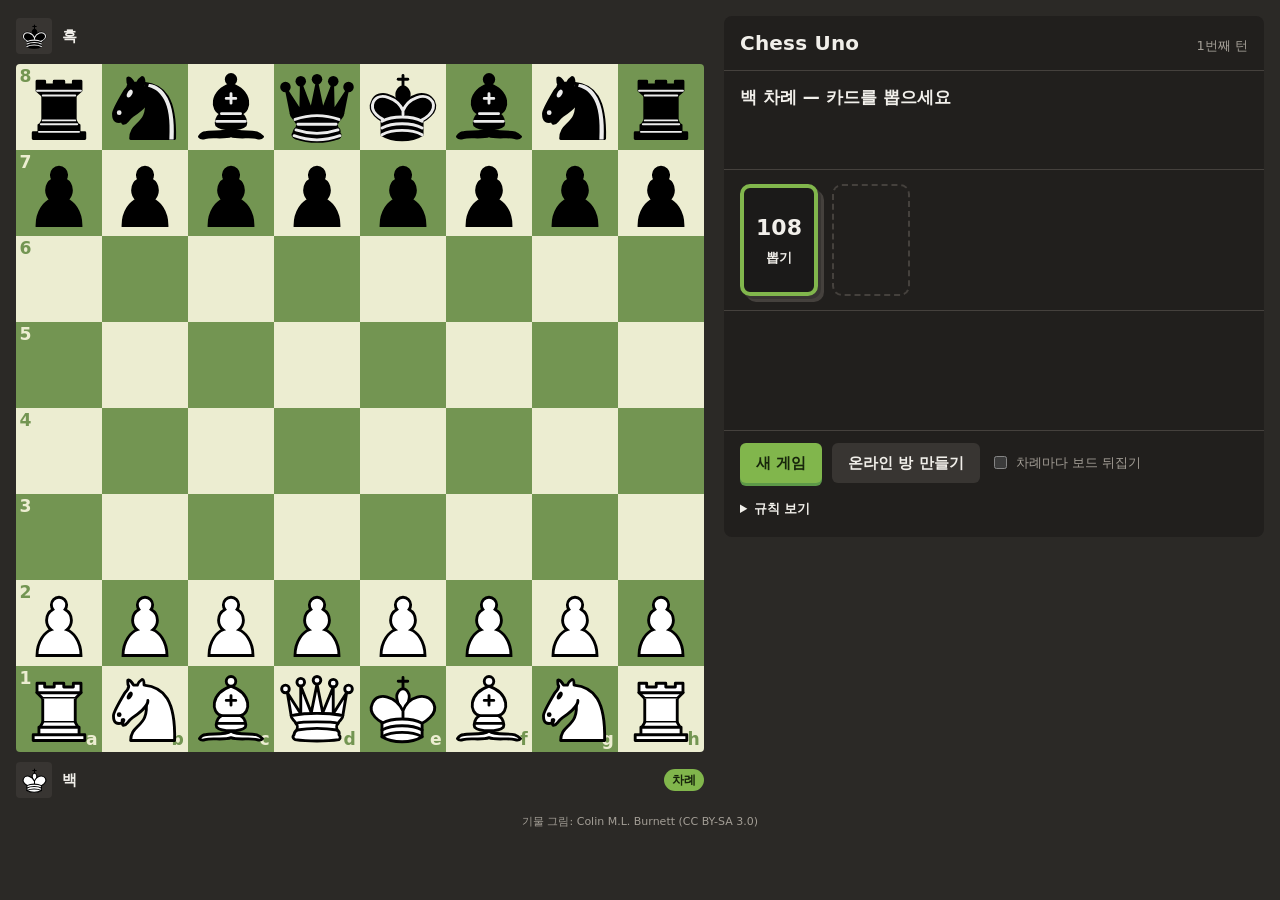
<file: web/chess-uno/index.html>
<!doctype html>
<html lang="ko">
<head>
<meta charset="utf-8">
<meta name="viewport" content="width=device-width, initial-scale=1, viewport-fit=cover">
</head>
<body style="margin:0">
<title>Chess Uno</title>
<meta name="claude:viewport-fit-sides" content="cover">
<style>
/* 레이아웃: 왼쪽에 보드(위아래 플레이어 바), 오른쪽에 카드·상태·기록 패널. 좁은 화면에서는 세로로 쌓임. 다크 단일 테마. */
:root {
  color-scheme: dark;
  --bg: #2b2926;
  --panel: #211f1d;
  --panel-2: #383532;
  --line: #45413d;
  --fg: #f1efea;
  --muted: #a39e96;
  --light-sq: #ecedd1;
  --dark-sq: #739552;
  --accent: #81b64c;
  --accent-deep: #5d9948;
  --hl: rgba(255, 235, 59, 0.5);
  --danger: #e0503c;
  --c-red: #d8443a; --c-yellow: #e9b72c; --c-green: #4f9d3f; --c-blue: #3478c9; --c-wild: #1b1a19;
  --sq: min(11.4vw, calc((100vh - 190px) / 8), 86px);
  --font: "Segoe UI", system-ui, -apple-system, "Apple SD Gothic Neo", "Malgun Gothic", "Noto Sans KR", sans-serif;
}
* { box-sizing: border-box; }
[hidden] { display: none !important; }
html, body { min-height: 100%; }
body {
  background: var(--bg); color: var(--fg); font-family: var(--font); font-size: 15px; line-height: 1.5;
  padding-block: 16px;
  padding-left: max(16px, env(safe-area-inset-left, 0px));
  padding-right: max(16px, env(safe-area-inset-right, 0px));
}
button { font: inherit; color: inherit; cursor: pointer; border: 0; }
button:focus-visible, .sq:focus-visible { outline: 3px solid #fff; outline-offset: 2px; }
.app { display: flex; flex-wrap: wrap; gap: 20px; justify-content: center; align-items: flex-start; }
.board-col { display: flex; flex-direction: column; gap: 8px; width: calc(var(--sq) * 8); max-width: 100%; }

.player { display: flex; align-items: center; gap: 10px; min-height: 40px; }
.avatar { width: 36px; height: 36px; border-radius: 4px; background-color: var(--panel-2); background-size: 86%; background-position: center; background-repeat: no-repeat; flex: none; }
.player .who { font-weight: 700; }
.player .taken { display: flex; flex-wrap: wrap; min-width: 0; flex: 1; }
.player .taken i { width: 20px; height: 20px; margin-right: -7px; background-size: contain; background-repeat: no-repeat; }
.badge { font-size: 12px; font-weight: 700; padding: 2px 8px; border-radius: 999px; white-space: nowrap; }
.badge.turn { background: var(--accent); color: #17250b; }
.badge.pen { background: var(--danger); color: #fff; }

.board-wrap { position: relative; }
.board { display: grid; grid-template-columns: repeat(8, 1fr); width: 100%; aspect-ratio: 1; border-radius: 4px; overflow: hidden; user-select: none; -webkit-user-select: none; }
.sq { position: relative; padding: 0; background: var(--light-sq); border-radius: 0; }
.sq.dk { background: var(--dark-sq); }
.sq.hi::before, .sq.sel::before { content: ""; position: absolute; inset: 0; background: var(--hl); }
.sq.chk::before { content: ""; position: absolute; inset: 0; background: radial-gradient(circle, rgba(224, 60, 40, .95) 0%, rgba(224, 60, 40, .6) 45%, transparent 72%); }
.sq .pc { position: absolute; inset: 0; background-size: 100%; background-repeat: no-repeat; }
.sq.can::after { content: ""; position: absolute; left: 34%; top: 34%; width: 32%; height: 32%; border-radius: 50%; background: rgba(0, 0, 0, .2); }
.sq.can.cap::after { left: 0; top: 0; width: 100%; height: 100%; background: none; border: calc(var(--sq) * .09) solid rgba(0, 0, 0, .2); }
.sq .co { position: absolute; font-size: calc(var(--sq) * .2); font-weight: 700; line-height: 1; color: var(--dark-sq); pointer-events: none; }
.sq.dk .co { color: var(--light-sq); }
.sq .co.rk { left: 4%; top: 5%; }
.sq .co.fl { right: 5%; bottom: 4%; }
.sq.mine { cursor: pointer; }

.overlay { position: absolute; inset: 0; display: flex; align-items: center; justify-content: center; background: rgba(0, 0, 0, .55); border-radius: 4px; z-index: 5; }
.dialog { background: var(--panel); border-radius: 10px; padding: 20px 24px; text-align: center; max-width: 86%; box-shadow: 0 10px 40px rgba(0, 0, 0, .5); }
.dialog h2 { margin: 0 0 4px; font-size: 24px; }
.dialog p { margin: 0 0 16px; color: var(--muted); }
.promo { display: flex; gap: 8px; justify-content: center; }
.promo button { width: calc(var(--sq) * 1.05); height: calc(var(--sq) * 1.05); background-color: var(--panel-2); border-radius: 8px; background-size: 90%; background-position: center; background-repeat: no-repeat; }
.promo button:hover { background-color: var(--line); }

.side { width: 340px; max-width: 100%; flex: 1 1 300px; background: var(--panel); border-radius: 8px; display: flex; flex-direction: column; overflow: hidden; }
.side header { padding: 12px 16px; display: flex; align-items: baseline; justify-content: space-between; gap: 8px; border-bottom: 1px solid var(--line); }
.side h1 { margin: 0; font-size: 20px; letter-spacing: .2px; }
.side header span { color: var(--muted); font-size: 13px; }
.sec { padding: 14px 16px; border-bottom: 1px solid var(--line); }
.status { font-size: 17px; font-weight: 700; }
.status small { display: block; font-size: 13px; font-weight: 400; color: var(--muted); min-height: 20px; }
.pips { display: flex; gap: 6px; margin-top: 10px; min-height: 14px; flex-wrap: wrap; }
.pips i { width: 22px; height: 10px; border-radius: 3px; background: var(--accent); }
.pips i.used { background: var(--line); }

.table { display: flex; gap: 14px; align-items: center; }
.card { width: 78px; height: 112px; border-radius: 10px; border: 4px solid #fff; display: flex; align-items: center; justify-content: center; font-size: 40px; font-weight: 800; color: #fff; text-shadow: 0 2px 0 rgba(0, 0, 0, .35); flex: none; position: relative; }
.card.red { background: var(--c-red); } .card.yellow { background: var(--c-yellow); } .card.green { background: var(--c-green); } .card.blue { background: var(--c-blue); }
.card.wild { background: var(--c-wild); font-size: 26px; }
.card.wild::before { content: ""; position: absolute; inset: 14px 8px; border-radius: 50%; background: conic-gradient(var(--c-red) 0 25%, var(--c-blue) 0 50%, var(--c-green) 0 75%, var(--c-yellow) 0); opacity: .9; transform: rotate(20deg); }
.card span { position: relative; }
.card.sm { font-size: 24px; }
.card.dim { opacity: .35; }
.card.new { animation: deal .22s ease-out; }
@keyframes deal { from { transform: translateX(-40px) rotate(-8deg); opacity: 0; } }
@media (prefers-reduced-motion: reduce) { .card.new { animation: none; } }
.deck { background: var(--c-wild); border-color: var(--line); color: var(--muted); font-size: 13px; font-weight: 700; text-shadow: none; flex-direction: column; gap: 4px; box-shadow: 3px 3px 0 var(--panel-2), 6px 6px 0 var(--line); }
.deck b { font-size: 22px; color: var(--fg); }
.deck.live { border-color: var(--accent); color: var(--fg); animation: pulse 1.4s ease-in-out infinite; }
.deck.live:hover { background: #2a2826; }
.deck:disabled { cursor: default; }
@keyframes pulse { 50% { box-shadow: 3px 3px 0 var(--panel-2), 6px 6px 0 var(--line), 0 0 0 5px rgba(129, 182, 76, .35); } }
@media (prefers-reduced-motion: reduce) { .deck.live { animation: none; } }
.drawn { display: flex; gap: 8px; min-width: 0; }
.empty-card { width: 78px; height: 112px; border-radius: 10px; border: 2px dashed var(--line); }
.wildpick { display: flex; gap: 8px; margin-top: 12px; }
.wildpick button { flex: 1; padding: 10px 0; font-size: 18px; font-weight: 800; background: var(--accent); color: #17250b; border-radius: 6px; box-shadow: 0 3px 0 var(--accent-deep); }
.wildpick button:hover { filter: brightness(1.08); }

.log { flex: 1; min-height: 120px; max-height: 230px; overflow-y: auto; padding: 8px 16px; font-size: 13px; border-bottom: 1px solid var(--line); }
.log div { padding: 2px 0; color: var(--muted); }
.log div.mv { color: var(--fg); padding-left: 12px; }
.log div.win { color: var(--accent); font-weight: 700; }
.foot { padding: 12px 16px; display: flex; gap: 10px; align-items: center; flex-wrap: wrap; }
.btn { padding: 9px 16px; border-radius: 6px; background: var(--panel-2); font-weight: 700; }
.btn:hover { background: var(--line); }
.btn.primary { background: var(--accent); color: #17250b; box-shadow: 0 3px 0 var(--accent-deep); }
.foot label { display: flex; align-items: center; gap: 6px; font-size: 13px; color: var(--muted); cursor: pointer; }
details { padding: 0 16px 14px; font-size: 13px; color: var(--muted); }
details summary { cursor: pointer; color: var(--fg); font-weight: 700; padding: 4px 0; }
details table { border-collapse: collapse; width: 100%; margin-top: 6px; }
details td { padding: 4px 6px 4px 0; vertical-align: top; border-top: 1px solid var(--line); }
details td:first-child { white-space: nowrap; color: var(--fg); font-weight: 700; }
details ul { margin: 8px 0 0; padding-left: 18px; }
.credit { font-size: 11px; color: var(--muted); text-align: center; margin-top: 14px; }
.credit a { color: inherit; }
.net { display: flex; flex-direction: column; gap: 8px; background: var(--panel-2); }
.net .row { display: flex; gap: 8px; align-items: center; }
.net input { flex: 1; min-width: 0; font: inherit; font-size: 13px; color: var(--fg); background: var(--panel); border: 1px solid var(--line); border-radius: 6px; padding: 7px 9px; }
.net .btn { background: var(--line); padding: 7px 12px; font-size: 13px; white-space: nowrap; }
.net .btn:hover { filter: brightness(1.15); }
.net .state { font-size: 13px; display: flex; align-items: center; gap: 8px; }
.net .dot { width: 9px; height: 9px; border-radius: 50%; background: var(--muted); flex: none; }
.net .dot.ok { background: var(--accent); }
.net .dot.bad { background: var(--danger); }
.net .dot.wait { background: var(--c-yellow); }
.who small { font-weight: 400; color: var(--muted); }
/* 기물 SVG: Colin M.L. Burnett (cburnett), CC BY-SA 3.0 */
.pc.wp {
  background-image: url('[data-uri]');
}
.pc.wb {
  background-image: url('[data-uri]');
}
.pc.wn {
  background-image: url('[data-uri]');
}
.pc.wr {
  background-image: url('[data-uri]');
}
.pc.wq {
  background-image: url('[data-uri]');
}
.pc.wk {
  background-image: url('[data-uri]');
}
.pc.bp {
  background-image: url('[data-uri]');
}
.pc.bb {
  background-image: url('[data-uri]');
}
.pc.bn {
  background-image: url('[data-uri]');
}
.pc.br {
  background-image: url('[data-uri]');
}
.pc.bq {
  background-image: url('[data-uri]');
}
.pc.bk {
  background-image: url('[data-uri]');
}

</style>

<div class="app">
  <div class="board-col">
    <div class="player" id="p-top"></div>
    <div class="board-wrap">
      <div class="board" id="board"></div>
      <div class="overlay" id="overlay" hidden></div>
    </div>
    <div class="player" id="p-bot"></div>
  </div>

  <div class="side">
    <header><h1>Chess Uno</h1><span id="turnno"></span></header>
    <div class="sec net" id="net" hidden></div>
    <div class="sec">
      <div class="status" id="status"></div>
      <div class="pips" id="pips"></div>
    </div>
    <div class="sec">
      <div class="table">
        <button class="card deck" id="deck" type="button"></button>
        <div class="drawn" id="drawn"></div>
      </div>
      <div class="wildpick" id="wildpick" hidden></div>
    </div>
    <div class="log" id="log"></div>
    <div class="foot">
      <button class="btn primary" id="newgame" type="button">새 게임</button>
      <button class="btn" id="mkroom" type="button" hidden>온라인 방 만들기</button>
      <label id="autoflip-l"><input type="checkbox" id="autoflip"> 차례마다 보드 뒤집기</label>
    </div>
    <details>
      <summary>규칙 보기</summary>
      <table>
        <tr><td>0~9</td><td>그 숫자만큼 연속으로 수를 둔다. 0은 턴을 넘긴다.</td></tr>
        <tr><td>Skip ⊘</td><td>상대 턴을 건너뛴다. 바로 한 장 더 뽑는다.</td></tr>
        <tr><td>Reverse ⇄</td><td>상대가 마지막으로 둔 수를 되돌린다. 내 턴은 끝난다.</td></tr>
        <tr><td>+2</td><td>상대는 다음 턴에 2장 중 작은 숫자만 쓴다. 내 턴은 끝난다.</td></tr>
        <tr><td>Wild</td><td>1~4 중 둘 수의 개수를 직접 고른다.</td></tr>
        <tr><td>Wild +4</td><td>4수를 두고, 상대는 다음 턴에 2장 중 작은 숫자만 쓴다.</td></tr>
      </table>
      <ul>
        <li>상대 킹을 잡으면 승리.</li>
        <li>연속 수 도중에는 내 킹이 공격받아도 되지만, 턴의 마지막 수를 둔 뒤에는 안전해야 한다. 마지막 수로 킹을 지킬 방법이 없으면 패배.</li>
        <li>온라인 방: 방을 만든 사람이 링크를 보내면 상대는 그 링크만 열면 된다. 방을 만든 쪽 브라우저가 열려 있어야 대국이 이어진다.</li>
        <li>캐슬링, 앙파상, 프로모션은 일반 체스와 같다. 카드 색은 효과가 없다.</li>
      </ul>
    </details>
  </div>
</div>
<p class="credit">기물 그림: Colin M.L. Burnett (CC BY-SA 3.0)</p>

<script>
(()=>{function e(e,t,n,r){Object.defineProperty(e,t,{get:n,set:r,enumerable:!0,configurable:!0})}function t(e){return e&&e.__esModule?e.default:e}class n{constructor(){this.chunkedMTU=16300,this._dataCount=1,this.chunk=e=>{let t=[],n=e.byteLength,r=Math.ceil(n/this.chunkedMTU),i=0,o=0;for(;o<n;){let s=Math.min(n,o+this.chunkedMTU),a=e.slice(o,s),c={__peerData:this._dataCount,n:i,data:a,total:r};t.push(c),o=s,i++}return this._dataCount++,t}}}class r{append_buffer(e){this.flush(),this._parts.push(e)}append(e){this._pieces.push(e)}flush(){if(this._pieces.length>0){let e=new Uint8Array(this._pieces);this._parts.push(e),this._pieces=[]}}toArrayBuffer(){let e=[];for(let t of this._parts)e.push(t);return function(e){let t=0;for(let n of e)t+=n.byteLength;let n=new Uint8Array(t),r=0;for(let t of e){let e=new Uint8Array(t.buffer,t.byteOffset,t.byteLength);n.set(e,r),r+=t.byteLength}return n}(e).buffer}constructor(){this.encoder=new TextEncoder,this._pieces=[],this._parts=[]}}function i(e){return new s(e).unpack()}function o(e){let t=new a,n=t.pack(e);return n instanceof Promise?n.then(()=>t.getBuffer()):t.getBuffer()}class s{unpack(){let e;let t=this.unpack_uint8();if(t<128)return t;if((224^t)<32)return(224^t)-32;if((e=160^t)<=15)return this.unpack_raw(e);if((e=176^t)<=15)return this.unpack_string(e);if((e=144^t)<=15)return this.unpack_array(e);if((e=128^t)<=15)return this.unpack_map(e);switch(t){case 192:return null;case 193:case 212:case 213:case 214:case 215:return;case 194:return!1;case 195:return!0;case 202:return this.unpack_float();case 203:return this.unpack_double();case 204:return this.unpack_uint8();case 205:return this.unpack_uint16();case 206:return this.unpack_uint32();case 207:return this.unpack_uint64();case 208:return this.unpack_int8();case 209:return this.unpack_int16();case 210:return this.unpack_int32();case 211:return this.unpack_int64();case 216:return e=this.unpack_uint16(),this.unpack_string(e);case 217:return e=this.unpack_uint32(),this.unpack_string(e);case 218:return e=this.unpack_uint16(),this.unpack_raw(e);case 219:return e=this.unpack_uint32(),this.unpack_raw(e);case 220:return e=this.unpack_uint16(),this.unpack_array(e);case 221:return e=this.unpack_uint32(),this.unpack_array(e);case 222:return e=this.unpack_uint16(),this.unpack_map(e);case 223:return e=this.unpack_uint32(),this.unpack_map(e)}}unpack_uint8(){let e=255&this.dataView[this.index];return this.index++,e}unpack_uint16(){let e=this.read(2),t=(255&e[0])*256+(255&e[1]);return this.index+=2,t}unpack_uint32(){let e=this.read(4),t=((256*e[0]+e[1])*256+e[2])*256+e[3];return this.index+=4,t}unpack_uint64(){let e=this.read(8),t=((((((256*e[0]+e[1])*256+e[2])*256+e[3])*256+e[4])*256+e[5])*256+e[6])*256+e[7];return this.index+=8,t}unpack_int8(){let e=this.unpack_uint8();return e<128?e:e-256}unpack_int16(){let e=this.unpack_uint16();return e<32768?e:e-65536}unpack_int32(){let e=this.unpack_uint32();return e<2147483648?e:e-4294967296}unpack_int64(){let e=this.unpack_uint64();return e<0x7fffffffffffffff?e:e-18446744073709552e3}unpack_raw(e){if(this.length<this.index+e)throw Error(`BinaryPackFailure: index is out of range ${this.index} ${e} ${this.length}`);let t=this.dataBuffer.slice(this.index,this.index+e);return this.index+=e,t}unpack_string(e){let t,n;let r=this.read(e),i=0,o="";for(;i<e;)(t=r[i])<160?(n=t,i++):(192^t)<32?(n=(31&t)<<6|63&r[i+1],i+=2):(224^t)<16?(n=(15&t)<<12|(63&r[i+1])<<6|63&r[i+2],i+=3):(n=(7&t)<<18|(63&r[i+1])<<12|(63&r[i+2])<<6|63&r[i+3],i+=4),o+=String.fromCodePoint(n);return this.index+=e,o}unpack_array(e){let t=Array(e);for(let n=0;n<e;n++)t[n]=this.unpack();return t}unpack_map(e){let t={};for(let n=0;n<e;n++)t[this.unpack()]=this.unpack();return t}unpack_float(){let e=this.unpack_uint32();return(0==e>>31?1:-1)*(8388607&e|8388608)*2**((e>>23&255)-127-23)}unpack_double(){let e=this.unpack_uint32(),t=this.unpack_uint32(),n=(e>>20&2047)-1023;return(0==e>>31?1:-1)*((1048575&e|1048576)*2**(n-20)+t*2**(n-52))}read(e){let t=this.index;if(t+e<=this.length)return this.dataView.subarray(t,t+e);throw Error("BinaryPackFailure: read index out of range")}constructor(e){this.index=0,this.dataBuffer=e,this.dataView=new Uint8Array(this.dataBuffer),this.length=this.dataBuffer.byteLength}}class a{getBuffer(){return this._bufferBuilder.toArrayBuffer()}pack(e){if("string"==typeof e)this.pack_string(e);else if("number"==typeof e)Math.floor(e)===e?this.pack_integer(e):this.pack_double(e);else if("boolean"==typeof e)!0===e?this._bufferBuilder.append(195):!1===e&&this._bufferBuilder.append(194);else if(void 0===e)this._bufferBuilder.append(192);else if("object"==typeof e){if(null===e)this._bufferBuilder.append(192);else{let t=e.constructor;if(e instanceof Array){let t=this.pack_array(e);if(t instanceof Promise)return t.then(()=>this._bufferBuilder.flush())}else if(e instanceof ArrayBuffer)this.pack_bin(new Uint8Array(e));else if("BYTES_PER_ELEMENT"in e)this.pack_bin(new Uint8Array(e.buffer,e.byteOffset,e.byteLength));else if(e instanceof Date)this.pack_string(e.toString());else if(e instanceof Blob)return e.arrayBuffer().then(e=>{this.pack_bin(new Uint8Array(e)),this._bufferBuilder.flush()});else if(t==Object||t.toString().startsWith("class")){let t=this.pack_object(e);if(t instanceof Promise)return t.then(()=>this._bufferBuilder.flush())}else throw Error(`Type "${t.toString()}" not yet supported`)}}else throw Error(`Type "${typeof e}" not yet supported`);this._bufferBuilder.flush()}pack_bin(e){let t=e.length;if(t<=15)this.pack_uint8(160+t);else if(t<=65535)this._bufferBuilder.append(218),this.pack_uint16(t);else if(t<=4294967295)this._bufferBuilder.append(219),this.pack_uint32(t);else throw Error("Invalid length");this._bufferBuilder.append_buffer(e)}pack_string(e){let t=this._textEncoder.encode(e),n=t.length;if(n<=15)this.pack_uint8(176+n);else if(n<=65535)this._bufferBuilder.append(216),this.pack_uint16(n);else if(n<=4294967295)this._bufferBuilder.append(217),this.pack_uint32(n);else throw Error("Invalid length");this._bufferBuilder.append_buffer(t)}pack_array(e){let t=e.length;if(t<=15)this.pack_uint8(144+t);else if(t<=65535)this._bufferBuilder.append(220),this.pack_uint16(t);else if(t<=4294967295)this._bufferBuilder.append(221),this.pack_uint32(t);else throw Error("Invalid length");let n=r=>{if(r<t){let t=this.pack(e[r]);return t instanceof Promise?t.then(()=>n(r+1)):n(r+1)}};return n(0)}pack_integer(e){if(e>=-32&&e<=127)this._bufferBuilder.append(255&e);else if(e>=0&&e<=255)this._bufferBuilder.append(204),this.pack_uint8(e);else if(e>=-128&&e<=127)this._bufferBuilder.append(208),this.pack_int8(e);else if(e>=0&&e<=65535)this._bufferBuilder.append(205),this.pack_uint16(e);else if(e>=-32768&&e<=32767)this._bufferBuilder.append(209),this.pack_int16(e);else if(e>=0&&e<=4294967295)this._bufferBuilder.append(206),this.pack_uint32(e);else if(e>=-2147483648&&e<=2147483647)this._bufferBuilder.append(210),this.pack_int32(e);else if(e>=-0x8000000000000000&&e<=0x7fffffffffffffff)this._bufferBuilder.append(211),this.pack_int64(e);else if(e>=0&&e<=18446744073709552e3)this._bufferBuilder.append(207),this.pack_uint64(e);else throw Error("Invalid integer")}pack_double(e){let t=0;e<0&&(t=1,e=-e);let n=Math.floor(Math.log(e)/Math.LN2),r=Math.floor((e/2**n-1)*4503599627370496),i=t<<31|n+1023<<20|r/4294967296&1048575;this._bufferBuilder.append(203),this.pack_int32(i),this.pack_int32(r%4294967296)}pack_object(e){let t=Object.keys(e),n=t.length;if(n<=15)this.pack_uint8(128+n);else if(n<=65535)this._bufferBuilder.append(222),this.pack_uint16(n);else if(n<=4294967295)this._bufferBuilder.append(223),this.pack_uint32(n);else throw Error("Invalid length");let r=n=>{if(n<t.length){let i=t[n];if(e.hasOwnProperty(i)){this.pack(i);let t=this.pack(e[i]);if(t instanceof Promise)return t.then(()=>r(n+1))}return r(n+1)}};return r(0)}pack_uint8(e){this._bufferBuilder.append(e)}pack_uint16(e){this._bufferBuilder.append(e>>8),this._bufferBuilder.append(255&e)}pack_uint32(e){let t=4294967295&e;this._bufferBuilder.append((4278190080&t)>>>24),this._bufferBuilder.append((16711680&t)>>>16),this._bufferBuilder.append((65280&t)>>>8),this._bufferBuilder.append(255&t)}pack_uint64(e){let t=e/4294967296,n=e%4294967296;this._bufferBuilder.append((4278190080&t)>>>24),this._bufferBuilder.append((16711680&t)>>>16),this._bufferBuilder.append((65280&t)>>>8),this._bufferBuilder.append(255&t),this._bufferBuilder.append((4278190080&n)>>>24),this._bufferBuilder.append((16711680&n)>>>16),this._bufferBuilder.append((65280&n)>>>8),this._bufferBuilder.append(255&n)}pack_int8(e){this._bufferBuilder.append(255&e)}pack_int16(e){this._bufferBuilder.append((65280&e)>>8),this._bufferBuilder.append(255&e)}pack_int32(e){this._bufferBuilder.append(e>>>24&255),this._bufferBuilder.append((16711680&e)>>>16),this._bufferBuilder.append((65280&e)>>>8),this._bufferBuilder.append(255&e)}pack_int64(e){let t=Math.floor(e/4294967296),n=e%4294967296;this._bufferBuilder.append((4278190080&t)>>>24),this._bufferBuilder.append((16711680&t)>>>16),this._bufferBuilder.append((65280&t)>>>8),this._bufferBuilder.append(255&t),this._bufferBuilder.append((4278190080&n)>>>24),this._bufferBuilder.append((16711680&n)>>>16),this._bufferBuilder.append((65280&n)>>>8),this._bufferBuilder.append(255&n)}constructor(){this._bufferBuilder=new r,this._textEncoder=new TextEncoder}}let c=!0,l=!0;function p(e,t,n){let r=e.match(t);return r&&r.length>=n&&parseInt(r[n],10)}function d(e,t,n){if(!e.RTCPeerConnection)return;let r=e.RTCPeerConnection.prototype,i=r.addEventListener;r.addEventListener=function(e,r){if(e!==t)return i.apply(this,arguments);let o=e=>{let t=n(e);t&&(r.handleEvent?r.handleEvent(t):r(t))};return this._eventMap=this._eventMap||{},this._eventMap[t]||(this._eventMap[t]=new Map),this._eventMap[t].set(r,o),i.apply(this,[e,o])};let o=r.removeEventListener;r.removeEventListener=function(e,n){if(e!==t||!this._eventMap||!this._eventMap[t]||!this._eventMap[t].has(n))return o.apply(this,arguments);let r=this._eventMap[t].get(n);return this._eventMap[t].delete(n),0===this._eventMap[t].size&&delete this._eventMap[t],0===Object.keys(this._eventMap).length&&delete this._eventMap,o.apply(this,[e,r])},Object.defineProperty(r,"on"+t,{get(){return this["_on"+t]},set(e){this["_on"+t]&&(this.removeEventListener(t,this["_on"+t]),delete this["_on"+t]),e&&this.addEventListener(t,this["_on"+t]=e)},enumerable:!0,configurable:!0})}function h(e){return"boolean"!=typeof e?Error("Argument type: "+typeof e+". Please use a boolean."):(c=e,e?"adapter.js logging disabled":"adapter.js logging enabled")}function u(e){return"boolean"!=typeof e?Error("Argument type: "+typeof e+". Please use a boolean."):(l=!e,"adapter.js deprecation warnings "+(e?"disabled":"enabled"))}function f(){"object"!=typeof window||c||"undefined"==typeof console||"function"!=typeof console.log||console.log.apply(console,arguments)}function m(e,t){l&&console.warn(e+" is deprecated, please use "+t+" instead.")}function g(e){return"[object Object]"===Object.prototype.toString.call(e)}function y(e,t,n){let r=n?"outbound-rtp":"inbound-rtp",i=new Map;if(null===t)return i;let o=[];return e.forEach(e=>{"track"===e.type&&e.trackIdentifier===t.id&&o.push(e)}),o.forEach(t=>{e.forEach(n=>{n.type===r&&n.trackId===t.id&&function e(t,n,r){!n||r.has(n.id)||(r.set(n.id,n),Object.keys(n).forEach(i=>{i.endsWith("Id")?e(t,t.get(n[i]),r):i.endsWith("Ids")&&n[i].forEach(n=>{e(t,t.get(n),r)})}))}(e,n,i)})}),i}var _,C,b,v,k,T,S,R,P,w,E,D,x,I,M,O,j={};function L(e,t){let n=e&&e.navigator;if(!n.mediaDevices)return;let r=function(e){if("object"!=typeof e||e.mandatory||e.optional)return e;let t={};return Object.keys(e).forEach(n=>{if("require"===n||"advanced"===n||"mediaSource"===n)return;let r="object"==typeof e[n]?e[n]:{ideal:e[n]};void 0!==r.exact&&"number"==typeof r.exact&&(r.min=r.max=r.exact);let i=function(e,t){return e?e+t.charAt(0).toUpperCase()+t.slice(1):"deviceId"===t?"sourceId":t};if(void 0!==r.ideal){t.optional=t.optional||[];let e={};"number"==typeof r.ideal?(e[i("min",n)]=r.ideal,t.optional.push(e),(e={})[i("max",n)]=r.ideal):e[i("",n)]=r.ideal,t.optional.push(e)}void 0!==r.exact&&"number"!=typeof r.exact?(t.mandatory=t.mandatory||{},t.mandatory[i("",n)]=r.exact):["min","max"].forEach(e=>{void 0!==r[e]&&(t.mandatory=t.mandatory||{},t.mandatory[i(e,n)]=r[e])})}),e.advanced&&(t.optional=(t.optional||[]).concat(e.advanced)),t},i=function(e,i){if(t.version>=61)return i(e);if((e=JSON.parse(JSON.stringify(e)))&&"object"==typeof e.audio){let t=function(e,t,n){t in e&&!(n in e)&&(e[n]=e[t],delete e[t])};t((e=JSON.parse(JSON.stringify(e))).audio,"autoGainControl","googAutoGainControl"),t(e.audio,"noiseSuppression","googNoiseSuppression"),e.audio=r(e.audio)}if(e&&"object"==typeof e.video){let o=e.video.facingMode;o=o&&("object"==typeof o?o:{ideal:o});let s=t.version<66;if(o&&("user"===o.exact||"environment"===o.exact||"user"===o.ideal||"environment"===o.ideal)&&!(n.mediaDevices.getSupportedConstraints&&n.mediaDevices.getSupportedConstraints().facingMode&&!s)){let t;if(delete e.video.facingMode,"environment"===o.exact||"environment"===o.ideal?t=["back","rear"]:("user"===o.exact||"user"===o.ideal)&&(t=["front"]),t)return n.mediaDevices.enumerateDevices().then(n=>{let s=(n=n.filter(e=>"videoinput"===e.kind)).find(e=>t.some(t=>e.label.toLowerCase().includes(t)));return!s&&n.length&&t.includes("back")&&(s=n[n.length-1]),s&&(e.video.deviceId=o.exact?{exact:s.deviceId}:{ideal:s.deviceId}),e.video=r(e.video),f("chrome: "+JSON.stringify(e)),i(e)})}e.video=r(e.video)}return f("chrome: "+JSON.stringify(e)),i(e)},o=function(e){return t.version>=64?e:{name:({PermissionDeniedError:"NotAllowedError",PermissionDismissedError:"NotAllowedError",InvalidStateError:"NotAllowedError",DevicesNotFoundError:"NotFoundError",ConstraintNotSatisfiedError:"OverconstrainedError",TrackStartError:"NotReadableError",MediaDeviceFailedDueToShutdown:"NotAllowedError",MediaDeviceKillSwitchOn:"NotAllowedError",TabCaptureError:"AbortError",ScreenCaptureError:"AbortError",DeviceCaptureError:"AbortError"})[e.name]||e.name,message:e.message,constraint:e.constraint||e.constraintName,toString(){return this.name+(this.message&&": ")+this.message}}};if(n.getUserMedia=(function(e,t,r){i(e,e=>{n.webkitGetUserMedia(e,t,e=>{r&&r(o(e))})})}).bind(n),n.mediaDevices.getUserMedia){let e=n.mediaDevices.getUserMedia.bind(n.mediaDevices);n.mediaDevices.getUserMedia=function(t){return i(t,t=>e(t).then(e=>{if(t.audio&&!e.getAudioTracks().length||t.video&&!e.getVideoTracks().length)throw e.getTracks().forEach(e=>{e.stop()}),new DOMException("","NotFoundError");return e},e=>Promise.reject(o(e))))}}}function A(e){e.MediaStream=e.MediaStream||e.webkitMediaStream}function B(e){if("object"!=typeof e||!e.RTCPeerConnection||"ontrack"in e.RTCPeerConnection.prototype)d(e,"track",e=>(e.transceiver||Object.defineProperty(e,"transceiver",{value:{receiver:e.receiver}}),e));else{Object.defineProperty(e.RTCPeerConnection.prototype,"ontrack",{get(){return this._ontrack},set(e){this._ontrack&&this.removeEventListener("track",this._ontrack),this.addEventListener("track",this._ontrack=e)},enumerable:!0,configurable:!0});let t=e.RTCPeerConnection.prototype.setRemoteDescription;e.RTCPeerConnection.prototype.setRemoteDescription=function(){return this._ontrackpoly||(this._ontrackpoly=t=>{t.stream.addEventListener("addtrack",n=>{let r;r=e.RTCPeerConnection.prototype.getReceivers?this.getReceivers().find(e=>e.track&&e.track.id===n.track.id):{track:n.track};let i=new Event("track");i.track=n.track,i.receiver=r,i.transceiver={receiver:r},i.streams=[t.stream],this.dispatchEvent(i)}),t.stream.getTracks().forEach(n=>{let r;r=e.RTCPeerConnection.prototype.getReceivers?this.getReceivers().find(e=>e.track&&e.track.id===n.id):{track:n};let i=new Event("track");i.track=n,i.receiver=r,i.transceiver={receiver:r},i.streams=[t.stream],this.dispatchEvent(i)})},this.addEventListener("addstream",this._ontrackpoly)),t.apply(this,arguments)}}}function F(e){if("object"==typeof e&&e.RTCPeerConnection&&!("getSenders"in e.RTCPeerConnection.prototype)&&"createDTMFSender"in e.RTCPeerConnection.prototype){let t=function(e,t){return{track:t,get dtmf(){return void 0===this._dtmf&&("audio"===t.kind?this._dtmf=e.createDTMFSender(t):this._dtmf=null),this._dtmf},_pc:e}};if(!e.RTCPeerConnection.prototype.getSenders){e.RTCPeerConnection.prototype.getSenders=function(){return this._senders=this._senders||[],this._senders.slice()};let n=e.RTCPeerConnection.prototype.addTrack;e.RTCPeerConnection.prototype.addTrack=function(e,r){let i=n.apply(this,arguments);return i||(i=t(this,e),this._senders.push(i)),i};let r=e.RTCPeerConnection.prototype.removeTrack;e.RTCPeerConnection.prototype.removeTrack=function(e){r.apply(this,arguments);let t=this._senders.indexOf(e);-1!==t&&this._senders.splice(t,1)}}let n=e.RTCPeerConnection.prototype.addStream;e.RTCPeerConnection.prototype.addStream=function(e){this._senders=this._senders||[],n.apply(this,[e]),e.getTracks().forEach(e=>{this._senders.push(t(this,e))})};let r=e.RTCPeerConnection.prototype.removeStream;e.RTCPeerConnection.prototype.removeStream=function(e){this._senders=this._senders||[],r.apply(this,[e]),e.getTracks().forEach(e=>{let t=this._senders.find(t=>t.track===e);t&&this._senders.splice(this._senders.indexOf(t),1)})}}else if("object"==typeof e&&e.RTCPeerConnection&&"getSenders"in e.RTCPeerConnection.prototype&&"createDTMFSender"in e.RTCPeerConnection.prototype&&e.RTCRtpSender&&!("dtmf"in e.RTCRtpSender.prototype)){let t=e.RTCPeerConnection.prototype.getSenders;e.RTCPeerConnection.prototype.getSenders=function(){let e=t.apply(this,[]);return e.forEach(e=>e._pc=this),e},Object.defineProperty(e.RTCRtpSender.prototype,"dtmf",{get(){return void 0===this._dtmf&&("audio"===this.track.kind?this._dtmf=this._pc.createDTMFSender(this.track):this._dtmf=null),this._dtmf}})}}function U(e){if(!("object"==typeof e&&e.RTCPeerConnection&&e.RTCRtpSender&&e.RTCRtpReceiver))return;if(!("getStats"in e.RTCRtpSender.prototype)){let t=e.RTCPeerConnection.prototype.getSenders;t&&(e.RTCPeerConnection.prototype.getSenders=function(){let e=t.apply(this,[]);return e.forEach(e=>e._pc=this),e});let n=e.RTCPeerConnection.prototype.addTrack;n&&(e.RTCPeerConnection.prototype.addTrack=function(){let e=n.apply(this,arguments);return e._pc=this,e}),e.RTCRtpSender.prototype.getStats=function(){let e=this;return this._pc.getStats().then(t=>y(t,e.track,!0))}}if(!("getStats"in e.RTCRtpReceiver.prototype)){let t=e.RTCPeerConnection.prototype.getReceivers;t&&(e.RTCPeerConnection.prototype.getReceivers=function(){let e=t.apply(this,[]);return e.forEach(e=>e._pc=this),e}),d(e,"track",e=>(e.receiver._pc=e.srcElement,e)),e.RTCRtpReceiver.prototype.getStats=function(){let e=this;return this._pc.getStats().then(t=>y(t,e.track,!1))}}if(!("getStats"in e.RTCRtpSender.prototype&&"getStats"in e.RTCRtpReceiver.prototype))return;let t=e.RTCPeerConnection.prototype.getStats;e.RTCPeerConnection.prototype.getStats=function(){if(arguments.length>0&&arguments[0]instanceof e.MediaStreamTrack){let e,t,n;let r=arguments[0];return(this.getSenders().forEach(t=>{t.track===r&&(e?n=!0:e=t)}),this.getReceivers().forEach(e=>(e.track===r&&(t?n=!0:t=e),e.track===r)),n||e&&t)?Promise.reject(new DOMException("There are more than one sender or receiver for the track.","InvalidAccessError")):e?e.getStats():t?t.getStats():Promise.reject(new DOMException("There is no sender or receiver for the track.","InvalidAccessError"))}return t.apply(this,arguments)}}function z(e){e.RTCPeerConnection.prototype.getLocalStreams=function(){return this._shimmedLocalStreams=this._shimmedLocalStreams||{},Object.keys(this._shimmedLocalStreams).map(e=>this._shimmedLocalStreams[e][0])};let t=e.RTCPeerConnection.prototype.addTrack;e.RTCPeerConnection.prototype.addTrack=function(e,n){if(!n)return t.apply(this,arguments);this._shimmedLocalStreams=this._shimmedLocalStreams||{};let r=t.apply(this,arguments);return this._shimmedLocalStreams[n.id]?-1===this._shimmedLocalStreams[n.id].indexOf(r)&&this._shimmedLocalStreams[n.id].push(r):this._shimmedLocalStreams[n.id]=[n,r],r};let n=e.RTCPeerConnection.prototype.addStream;e.RTCPeerConnection.prototype.addStream=function(e){this._shimmedLocalStreams=this._shimmedLocalStreams||{},e.getTracks().forEach(e=>{if(this.getSenders().find(t=>t.track===e))throw new DOMException("Track already exists.","InvalidAccessError")});let t=this.getSenders();n.apply(this,arguments);let r=this.getSenders().filter(e=>-1===t.indexOf(e));this._shimmedLocalStreams[e.id]=[e].concat(r)};let r=e.RTCPeerConnection.prototype.removeStream;e.RTCPeerConnection.prototype.removeStream=function(e){return this._shimmedLocalStreams=this._shimmedLocalStreams||{},delete this._shimmedLocalStreams[e.id],r.apply(this,arguments)};let i=e.RTCPeerConnection.prototype.removeTrack;e.RTCPeerConnection.prototype.removeTrack=function(e){return this._shimmedLocalStreams=this._shimmedLocalStreams||{},e&&Object.keys(this._shimmedLocalStreams).forEach(t=>{let n=this._shimmedLocalStreams[t].indexOf(e);-1!==n&&this._shimmedLocalStreams[t].splice(n,1),1===this._shimmedLocalStreams[t].length&&delete this._shimmedLocalStreams[t]}),i.apply(this,arguments)}}function N(e,t){if(!e.RTCPeerConnection)return;if(e.RTCPeerConnection.prototype.addTrack&&t.version>=65)return z(e);let n=e.RTCPeerConnection.prototype.getLocalStreams;e.RTCPeerConnection.prototype.getLocalStreams=function(){let e=n.apply(this);return this._reverseStreams=this._reverseStreams||{},e.map(e=>this._reverseStreams[e.id])};let r=e.RTCPeerConnection.prototype.addStream;e.RTCPeerConnection.prototype.addStream=function(t){if(this._streams=this._streams||{},this._reverseStreams=this._reverseStreams||{},t.getTracks().forEach(e=>{if(this.getSenders().find(t=>t.track===e))throw new DOMException("Track already exists.","InvalidAccessError")}),!this._reverseStreams[t.id]){let n=new e.MediaStream(t.getTracks());this._streams[t.id]=n,this._reverseStreams[n.id]=t,t=n}r.apply(this,[t])};let i=e.RTCPeerConnection.prototype.removeStream;function o(e,t){let n=t.sdp;return Object.keys(e._reverseStreams||[]).forEach(t=>{let r=e._reverseStreams[t],i=e._streams[r.id];n=n.replace(RegExp(i.id,"g"),r.id)}),new RTCSessionDescription({type:t.type,sdp:n})}e.RTCPeerConnection.prototype.removeStream=function(e){this._streams=this._streams||{},this._reverseStreams=this._reverseStreams||{},i.apply(this,[this._streams[e.id]||e]),delete this._reverseStreams[this._streams[e.id]?this._streams[e.id].id:e.id],delete this._streams[e.id]},e.RTCPeerConnection.prototype.addTrack=function(t,n){if("closed"===this.signalingState)throw new DOMException("The RTCPeerConnection's signalingState is 'closed'.","InvalidStateError");let r=[].slice.call(arguments,1);if(1!==r.length||!r[0].getTracks().find(e=>e===t))throw new DOMException("The adapter.js addTrack polyfill only supports a single  stream which is associated with the specified track.","NotSupportedError");if(this.getSenders().find(e=>e.track===t))throw new DOMException("Track already exists.","InvalidAccessError");this._streams=this._streams||{},this._reverseStreams=this._reverseStreams||{};let i=this._streams[n.id];if(i)i.addTrack(t),Promise.resolve().then(()=>{this.dispatchEvent(new Event("negotiationneeded"))});else{let r=new e.MediaStream([t]);this._streams[n.id]=r,this._reverseStreams[r.id]=n,this.addStream(r)}return this.getSenders().find(e=>e.track===t)},["createOffer","createAnswer"].forEach(function(t){let n=e.RTCPeerConnection.prototype[t];e.RTCPeerConnection.prototype[t]=({[t](){let e=arguments,t=arguments.length&&"function"==typeof arguments[0];return t?n.apply(this,[t=>{let n=o(this,t);e[0].apply(null,[n])},t=>{e[1]&&e[1].apply(null,t)},arguments[2]]):n.apply(this,arguments).then(e=>o(this,e))}})[t]});let s=e.RTCPeerConnection.prototype.setLocalDescription;e.RTCPeerConnection.prototype.setLocalDescription=function(){var e,t;let n;return arguments.length&&arguments[0].type&&(arguments[0]=(e=this,t=arguments[0],n=t.sdp,Object.keys(e._reverseStreams||[]).forEach(t=>{let r=e._reverseStreams[t],i=e._streams[r.id];n=n.replace(RegExp(r.id,"g"),i.id)}),new RTCSessionDescription({type:t.type,sdp:n}))),s.apply(this,arguments)};let a=Object.getOwnPropertyDescriptor(e.RTCPeerConnection.prototype,"localDescription");Object.defineProperty(e.RTCPeerConnection.prototype,"localDescription",{get(){let e=a.get.apply(this);return""===e.type?e:o(this,e)}}),e.RTCPeerConnection.prototype.removeTrack=function(e){let t;if("closed"===this.signalingState)throw new DOMException("The RTCPeerConnection's signalingState is 'closed'.","InvalidStateError");if(!e._pc)throw new DOMException("Argument 1 of RTCPeerConnection.removeTrack does not implement interface RTCRtpSender.","TypeError");if(e._pc!==this)throw new DOMException("Sender was not created by this connection.","InvalidAccessError");this._streams=this._streams||{},Object.keys(this._streams).forEach(n=>{this._streams[n].getTracks().find(t=>e.track===t)&&(t=this._streams[n])}),t&&(1===t.getTracks().length?this.removeStream(this._reverseStreams[t.id]):t.removeTrack(e.track),this.dispatchEvent(new Event("negotiationneeded")))}}function $(e,t){!e.RTCPeerConnection&&e.webkitRTCPeerConnection&&(e.RTCPeerConnection=e.webkitRTCPeerConnection),e.RTCPeerConnection&&t.version<53&&["setLocalDescription","setRemoteDescription","addIceCandidate"].forEach(function(t){let n=e.RTCPeerConnection.prototype[t];e.RTCPeerConnection.prototype[t]=({[t](){return arguments[0]=new("addIceCandidate"===t?e.RTCIceCandidate:e.RTCSessionDescription)(arguments[0]),n.apply(this,arguments)}})[t]})}function J(e,t){d(e,"negotiationneeded",e=>{let n=e.target;if(!(t.version<72)&&(!n.getConfiguration||"plan-b"!==n.getConfiguration().sdpSemantics)||"stable"===n.signalingState)return e})}e(j,"shimMediaStream",()=>A),e(j,"shimOnTrack",()=>B),e(j,"shimGetSendersWithDtmf",()=>F),e(j,"shimSenderReceiverGetStats",()=>U),e(j,"shimAddTrackRemoveTrackWithNative",()=>z),e(j,"shimAddTrackRemoveTrack",()=>N),e(j,"shimPeerConnection",()=>$),e(j,"fixNegotiationNeeded",()=>J),e(j,"shimGetUserMedia",()=>L);var V={};function G(e,t){let n=e&&e.navigator,r=e&&e.MediaStreamTrack;if(n.getUserMedia=function(e,t,r){m("navigator.getUserMedia","navigator.mediaDevices.getUserMedia"),n.mediaDevices.getUserMedia(e).then(t,r)},!(t.version>55&&"autoGainControl"in n.mediaDevices.getSupportedConstraints())){let e=function(e,t,n){t in e&&!(n in e)&&(e[n]=e[t],delete e[t])},t=n.mediaDevices.getUserMedia.bind(n.mediaDevices);if(n.mediaDevices.getUserMedia=function(n){return"object"==typeof n&&"object"==typeof n.audio&&(e((n=JSON.parse(JSON.stringify(n))).audio,"autoGainControl","mozAutoGainControl"),e(n.audio,"noiseSuppression","mozNoiseSuppression")),t(n)},r&&r.prototype.getSettings){let t=r.prototype.getSettings;r.prototype.getSettings=function(){let n=t.apply(this,arguments);return e(n,"mozAutoGainControl","autoGainControl"),e(n,"mozNoiseSuppression","noiseSuppression"),n}}if(r&&r.prototype.applyConstraints){let t=r.prototype.applyConstraints;r.prototype.applyConstraints=function(n){return"audio"===this.kind&&"object"==typeof n&&(e(n=JSON.parse(JSON.stringify(n)),"autoGainControl","mozAutoGainControl"),e(n,"noiseSuppression","mozNoiseSuppression")),t.apply(this,[n])}}}}function W(e,t){e.navigator.mediaDevices&&"getDisplayMedia"in e.navigator.mediaDevices||!e.navigator.mediaDevices||(e.navigator.mediaDevices.getDisplayMedia=function(n){if(!(n&&n.video)){let e=new DOMException("getDisplayMedia without video constraints is undefined");return e.name="NotFoundError",e.code=8,Promise.reject(e)}return!0===n.video?n.video={mediaSource:t}:n.video.mediaSource=t,e.navigator.mediaDevices.getUserMedia(n)})}function H(e){"object"==typeof e&&e.RTCTrackEvent&&"receiver"in e.RTCTrackEvent.prototype&&!("transceiver"in e.RTCTrackEvent.prototype)&&Object.defineProperty(e.RTCTrackEvent.prototype,"transceiver",{get(){return{receiver:this.receiver}}})}function Y(e,t){if("object"!=typeof e||!(e.RTCPeerConnection||e.mozRTCPeerConnection))return;!e.RTCPeerConnection&&e.mozRTCPeerConnection&&(e.RTCPeerConnection=e.mozRTCPeerConnection),t.version<53&&["setLocalDescription","setRemoteDescription","addIceCandidate"].forEach(function(t){let n=e.RTCPeerConnection.prototype[t];e.RTCPeerConnection.prototype[t]=({[t](){return arguments[0]=new("addIceCandidate"===t?e.RTCIceCandidate:e.RTCSessionDescription)(arguments[0]),n.apply(this,arguments)}})[t]});let n={inboundrtp:"inbound-rtp",outboundrtp:"outbound-rtp",candidatepair:"candidate-pair",localcandidate:"local-candidate",remotecandidate:"remote-candidate"},r=e.RTCPeerConnection.prototype.getStats;e.RTCPeerConnection.prototype.getStats=function(){let[e,i,o]=arguments;return r.apply(this,[e||null]).then(e=>{if(t.version<53&&!i)try{e.forEach(e=>{e.type=n[e.type]||e.type})}catch(t){if("TypeError"!==t.name)throw t;e.forEach((t,r)=>{e.set(r,Object.assign({},t,{type:n[t.type]||t.type}))})}return e}).then(i,o)}}function K(e){if(!("object"==typeof e&&e.RTCPeerConnection&&e.RTCRtpSender)||e.RTCRtpSender&&"getStats"in e.RTCRtpSender.prototype)return;let t=e.RTCPeerConnection.prototype.getSenders;t&&(e.RTCPeerConnection.prototype.getSenders=function(){let e=t.apply(this,[]);return e.forEach(e=>e._pc=this),e});let n=e.RTCPeerConnection.prototype.addTrack;n&&(e.RTCPeerConnection.prototype.addTrack=function(){let e=n.apply(this,arguments);return e._pc=this,e}),e.RTCRtpSender.prototype.getStats=function(){return this.track?this._pc.getStats(this.track):Promise.resolve(new Map)}}function X(e){if(!("object"==typeof e&&e.RTCPeerConnection&&e.RTCRtpSender)||e.RTCRtpSender&&"getStats"in e.RTCRtpReceiver.prototype)return;let t=e.RTCPeerConnection.prototype.getReceivers;t&&(e.RTCPeerConnection.prototype.getReceivers=function(){let e=t.apply(this,[]);return e.forEach(e=>e._pc=this),e}),d(e,"track",e=>(e.receiver._pc=e.srcElement,e)),e.RTCRtpReceiver.prototype.getStats=function(){return this._pc.getStats(this.track)}}function q(e){!e.RTCPeerConnection||"removeStream"in e.RTCPeerConnection.prototype||(e.RTCPeerConnection.prototype.removeStream=function(e){m("removeStream","removeTrack"),this.getSenders().forEach(t=>{t.track&&e.getTracks().includes(t.track)&&this.removeTrack(t)})})}function Q(e){e.DataChannel&&!e.RTCDataChannel&&(e.RTCDataChannel=e.DataChannel)}function Z(e){if(!("object"==typeof e&&e.RTCPeerConnection))return;let t=e.RTCPeerConnection.prototype.addTransceiver;t&&(e.RTCPeerConnection.prototype.addTransceiver=function(){this.setParametersPromises=[];let e=arguments[1]&&arguments[1].sendEncodings;void 0===e&&(e=[]);let n=(e=[...e]).length>0;n&&e.forEach(e=>{if("rid"in e&&!/^[a-z0-9]{0,16}$/i.test(e.rid))throw TypeError("Invalid RID value provided.");if("scaleResolutionDownBy"in e&&!(parseFloat(e.scaleResolutionDownBy)>=1))throw RangeError("scale_resolution_down_by must be >= 1.0");if("maxFramerate"in e&&!(parseFloat(e.maxFramerate)>=0))throw RangeError("max_framerate must be >= 0.0")});let r=t.apply(this,arguments);if(n){let{sender:t}=r,n=t.getParameters();"encodings"in n&&(1!==n.encodings.length||0!==Object.keys(n.encodings[0]).length)||(n.encodings=e,t.sendEncodings=e,this.setParametersPromises.push(t.setParameters(n).then(()=>{delete t.sendEncodings}).catch(()=>{delete t.sendEncodings})))}return r})}function ee(e){if(!("object"==typeof e&&e.RTCRtpSender))return;let t=e.RTCRtpSender.prototype.getParameters;t&&(e.RTCRtpSender.prototype.getParameters=function(){let e=t.apply(this,arguments);return"encodings"in e||(e.encodings=[].concat(this.sendEncodings||[{}])),e})}function et(e){if(!("object"==typeof e&&e.RTCPeerConnection))return;let t=e.RTCPeerConnection.prototype.createOffer;e.RTCPeerConnection.prototype.createOffer=function(){return this.setParametersPromises&&this.setParametersPromises.length?Promise.all(this.setParametersPromises).then(()=>t.apply(this,arguments)).finally(()=>{this.setParametersPromises=[]}):t.apply(this,arguments)}}function en(e){if(!("object"==typeof e&&e.RTCPeerConnection))return;let t=e.RTCPeerConnection.prototype.createAnswer;e.RTCPeerConnection.prototype.createAnswer=function(){return this.setParametersPromises&&this.setParametersPromises.length?Promise.all(this.setParametersPromises).then(()=>t.apply(this,arguments)).finally(()=>{this.setParametersPromises=[]}):t.apply(this,arguments)}}e(V,"shimOnTrack",()=>H),e(V,"shimPeerConnection",()=>Y),e(V,"shimSenderGetStats",()=>K),e(V,"shimReceiverGetStats",()=>X),e(V,"shimRemoveStream",()=>q),e(V,"shimRTCDataChannel",()=>Q),e(V,"shimAddTransceiver",()=>Z),e(V,"shimGetParameters",()=>ee),e(V,"shimCreateOffer",()=>et),e(V,"shimCreateAnswer",()=>en),e(V,"shimGetUserMedia",()=>G),e(V,"shimGetDisplayMedia",()=>W);var er={};function ei(e){if("object"==typeof e&&e.RTCPeerConnection){if("getLocalStreams"in e.RTCPeerConnection.prototype||(e.RTCPeerConnection.prototype.getLocalStreams=function(){return this._localStreams||(this._localStreams=[]),this._localStreams}),!("addStream"in e.RTCPeerConnection.prototype)){let t=e.RTCPeerConnection.prototype.addTrack;e.RTCPeerConnection.prototype.addStream=function(e){this._localStreams||(this._localStreams=[]),this._localStreams.includes(e)||this._localStreams.push(e),e.getAudioTracks().forEach(n=>t.call(this,n,e)),e.getVideoTracks().forEach(n=>t.call(this,n,e))},e.RTCPeerConnection.prototype.addTrack=function(e,...n){return n&&n.forEach(e=>{this._localStreams?this._localStreams.includes(e)||this._localStreams.push(e):this._localStreams=[e]}),t.apply(this,arguments)}}"removeStream"in e.RTCPeerConnection.prototype||(e.RTCPeerConnection.prototype.removeStream=function(e){this._localStreams||(this._localStreams=[]);let t=this._localStreams.indexOf(e);if(-1===t)return;this._localStreams.splice(t,1);let n=e.getTracks();this.getSenders().forEach(e=>{n.includes(e.track)&&this.removeTrack(e)})})}}function eo(e){if("object"==typeof e&&e.RTCPeerConnection&&("getRemoteStreams"in e.RTCPeerConnection.prototype||(e.RTCPeerConnection.prototype.getRemoteStreams=function(){return this._remoteStreams?this._remoteStreams:[]}),!("onaddstream"in e.RTCPeerConnection.prototype))){Object.defineProperty(e.RTCPeerConnection.prototype,"onaddstream",{get(){return this._onaddstream},set(e){this._onaddstream&&(this.removeEventListener("addstream",this._onaddstream),this.removeEventListener("track",this._onaddstreampoly)),this.addEventListener("addstream",this._onaddstream=e),this.addEventListener("track",this._onaddstreampoly=e=>{e.streams.forEach(e=>{if(this._remoteStreams||(this._remoteStreams=[]),this._remoteStreams.includes(e))return;this._remoteStreams.push(e);let t=new Event("addstream");t.stream=e,this.dispatchEvent(t)})})}});let t=e.RTCPeerConnection.prototype.setRemoteDescription;e.RTCPeerConnection.prototype.setRemoteDescription=function(){let e=this;return this._onaddstreampoly||this.addEventListener("track",this._onaddstreampoly=function(t){t.streams.forEach(t=>{if(e._remoteStreams||(e._remoteStreams=[]),e._remoteStreams.indexOf(t)>=0)return;e._remoteStreams.push(t);let n=new Event("addstream");n.stream=t,e.dispatchEvent(n)})}),t.apply(e,arguments)}}}function es(e){if("object"!=typeof e||!e.RTCPeerConnection)return;let t=e.RTCPeerConnection.prototype,n=t.createOffer,r=t.createAnswer,i=t.setLocalDescription,o=t.setRemoteDescription,s=t.addIceCandidate;t.createOffer=function(e,t){let r=arguments.length>=2?arguments[2]:arguments[0],i=n.apply(this,[r]);return t?(i.then(e,t),Promise.resolve()):i},t.createAnswer=function(e,t){let n=arguments.length>=2?arguments[2]:arguments[0],i=r.apply(this,[n]);return t?(i.then(e,t),Promise.resolve()):i};let a=function(e,t,n){let r=i.apply(this,[e]);return n?(r.then(t,n),Promise.resolve()):r};t.setLocalDescription=a,a=function(e,t,n){let r=o.apply(this,[e]);return n?(r.then(t,n),Promise.resolve()):r},t.setRemoteDescription=a,a=function(e,t,n){let r=s.apply(this,[e]);return n?(r.then(t,n),Promise.resolve()):r},t.addIceCandidate=a}function ea(e){let t=e&&e.navigator;if(t.mediaDevices&&t.mediaDevices.getUserMedia){let e=t.mediaDevices,n=e.getUserMedia.bind(e);t.mediaDevices.getUserMedia=e=>n(ec(e))}!t.getUserMedia&&t.mediaDevices&&t.mediaDevices.getUserMedia&&(t.getUserMedia=(function(e,n,r){t.mediaDevices.getUserMedia(e).then(n,r)}).bind(t))}function ec(e){return e&&void 0!==e.video?Object.assign({},e,{video:function e(t){return g(t)?Object.keys(t).reduce(function(n,r){let i=g(t[r]),o=i?e(t[r]):t[r],s=i&&!Object.keys(o).length;return void 0===o||s?n:Object.assign(n,{[r]:o})},{}):t}(e.video)}):e}function el(e){if(!e.RTCPeerConnection)return;let t=e.RTCPeerConnection;e.RTCPeerConnection=function(e,n){if(e&&e.iceServers){let t=[];for(let n=0;n<e.iceServers.length;n++){let r=e.iceServers[n];void 0===r.urls&&r.url?(m("RTCIceServer.url","RTCIceServer.urls"),(r=JSON.parse(JSON.stringify(r))).urls=r.url,delete r.url,t.push(r)):t.push(e.iceServers[n])}e.iceServers=t}return new t(e,n)},e.RTCPeerConnection.prototype=t.prototype,"generateCertificate"in t&&Object.defineProperty(e.RTCPeerConnection,"generateCertificate",{get:()=>t.generateCertificate})}function ep(e){"object"==typeof e&&e.RTCTrackEvent&&"receiver"in e.RTCTrackEvent.prototype&&!("transceiver"in e.RTCTrackEvent.prototype)&&Object.defineProperty(e.RTCTrackEvent.prototype,"transceiver",{get(){return{receiver:this.receiver}}})}function ed(e){let t=e.RTCPeerConnection.prototype.createOffer;e.RTCPeerConnection.prototype.createOffer=function(e){if(e){void 0!==e.offerToReceiveAudio&&(e.offerToReceiveAudio=!!e.offerToReceiveAudio);let t=this.getTransceivers().find(e=>"audio"===e.receiver.track.kind);!1===e.offerToReceiveAudio&&t?"sendrecv"===t.direction?t.setDirection?t.setDirection("sendonly"):t.direction="sendonly":"recvonly"===t.direction&&(t.setDirection?t.setDirection("inactive"):t.direction="inactive"):!0!==e.offerToReceiveAudio||t||this.addTransceiver("audio",{direction:"recvonly"}),void 0!==e.offerToReceiveVideo&&(e.offerToReceiveVideo=!!e.offerToReceiveVideo);let n=this.getTransceivers().find(e=>"video"===e.receiver.track.kind);!1===e.offerToReceiveVideo&&n?"sendrecv"===n.direction?n.setDirection?n.setDirection("sendonly"):n.direction="sendonly":"recvonly"===n.direction&&(n.setDirection?n.setDirection("inactive"):n.direction="inactive"):!0!==e.offerToReceiveVideo||n||this.addTransceiver("video",{direction:"recvonly"})}return t.apply(this,arguments)}}function eh(e){"object"!=typeof e||e.AudioContext||(e.AudioContext=e.webkitAudioContext)}e(er,"shimLocalStreamsAPI",()=>ei),e(er,"shimRemoteStreamsAPI",()=>eo),e(er,"shimCallbacksAPI",()=>es),e(er,"shimGetUserMedia",()=>ea),e(er,"shimConstraints",()=>ec),e(er,"shimRTCIceServerUrls",()=>el),e(er,"shimTrackEventTransceiver",()=>ep),e(er,"shimCreateOfferLegacy",()=>ed),e(er,"shimAudioContext",()=>eh);var eu={};e(eu,"shimRTCIceCandidate",()=>eg),e(eu,"shimRTCIceCandidateRelayProtocol",()=>ey),e(eu,"shimMaxMessageSize",()=>e_),e(eu,"shimSendThrowTypeError",()=>eC),e(eu,"shimConnectionState",()=>eb),e(eu,"removeExtmapAllowMixed",()=>ev),e(eu,"shimAddIceCandidateNullOrEmpty",()=>ek),e(eu,"shimParameterlessSetLocalDescription",()=>eT);var ef={};let em={};function eg(e){if(!e.RTCIceCandidate||e.RTCIceCandidate&&"foundation"in e.RTCIceCandidate.prototype)return;let n=e.RTCIceCandidate;e.RTCIceCandidate=function(e){if("object"==typeof e&&e.candidate&&0===e.candidate.indexOf("a=")&&((e=JSON.parse(JSON.stringify(e))).candidate=e.candidate.substring(2)),e.candidate&&e.candidate.length){let r=new n(e),i=t(ef).parseCandidate(e.candidate);for(let e in i)e in r||Object.defineProperty(r,e,{value:i[e]});return r.toJSON=function(){return{candidate:r.candidate,sdpMid:r.sdpMid,sdpMLineIndex:r.sdpMLineIndex,usernameFragment:r.usernameFragment}},r}return new n(e)},e.RTCIceCandidate.prototype=n.prototype,d(e,"icecandidate",t=>(t.candidate&&Object.defineProperty(t,"candidate",{value:new e.RTCIceCandidate(t.candidate),writable:"false"}),t))}function ey(e){!e.RTCIceCandidate||e.RTCIceCandidate&&"relayProtocol"in e.RTCIceCandidate.prototype||d(e,"icecandidate",e=>{if(e.candidate){let n=t(ef).parseCandidate(e.candidate.candidate);"relay"===n.type&&(e.candidate.relayProtocol=({0:"tls",1:"tcp",2:"udp"})[n.priority>>24])}return e})}function e_(e,n){if(!e.RTCPeerConnection)return;"sctp"in e.RTCPeerConnection.prototype||Object.defineProperty(e.RTCPeerConnection.prototype,"sctp",{get(){return void 0===this._sctp?null:this._sctp}});let r=function(e){if(!e||!e.sdp)return!1;let n=t(ef).splitSections(e.sdp);return n.shift(),n.some(e=>{let n=t(ef).parseMLine(e);return n&&"application"===n.kind&&-1!==n.protocol.indexOf("SCTP")})},i=function(e){let t=e.sdp.match(/mozilla...THIS_IS_SDPARTA-(\d+)/);if(null===t||t.length<2)return -1;let n=parseInt(t[1],10);return n!=n?-1:n},o=function(e){let t=65536;return"firefox"===n.browser&&(t=n.version<57?-1===e?16384:2147483637:n.version<60?57===n.version?65535:65536:2147483637),t},s=function(e,r){let i=65536;"firefox"===n.browser&&57===n.version&&(i=65535);let o=t(ef).matchPrefix(e.sdp,"a=max-message-size:");return o.length>0?i=parseInt(o[0].substring(19),10):"firefox"===n.browser&&-1!==r&&(i=2147483637),i},a=e.RTCPeerConnection.prototype.setRemoteDescription;e.RTCPeerConnection.prototype.setRemoteDescription=function(){if(this._sctp=null,"chrome"===n.browser&&n.version>=76){let{sdpSemantics:e}=this.getConfiguration();"plan-b"===e&&Object.defineProperty(this,"sctp",{get(){return void 0===this._sctp?null:this._sctp},enumerable:!0,configurable:!0})}if(r(arguments[0])){let e;let t=i(arguments[0]),n=o(t),r=s(arguments[0],t);e=0===n&&0===r?Number.POSITIVE_INFINITY:0===n||0===r?Math.max(n,r):Math.min(n,r);let a={};Object.defineProperty(a,"maxMessageSize",{get:()=>e}),this._sctp=a}return a.apply(this,arguments)}}function eC(e){if(!(e.RTCPeerConnection&&"createDataChannel"in e.RTCPeerConnection.prototype))return;function t(e,t){let n=e.send;e.send=function(){let r=arguments[0],i=r.length||r.size||r.byteLength;if("open"===e.readyState&&t.sctp&&i>t.sctp.maxMessageSize)throw TypeError("Message too large (can send a maximum of "+t.sctp.maxMessageSize+" bytes)");return n.apply(e,arguments)}}let n=e.RTCPeerConnection.prototype.createDataChannel;e.RTCPeerConnection.prototype.createDataChannel=function(){let e=n.apply(this,arguments);return t(e,this),e},d(e,"datachannel",e=>(t(e.channel,e.target),e))}function eb(e){if(!e.RTCPeerConnection||"connectionState"in e.RTCPeerConnection.prototype)return;let t=e.RTCPeerConnection.prototype;Object.defineProperty(t,"connectionState",{get(){return({completed:"connected",checking:"connecting"})[this.iceConnectionState]||this.iceConnectionState},enumerable:!0,configurable:!0}),Object.defineProperty(t,"onconnectionstatechange",{get(){return this._onconnectionstatechange||null},set(e){this._onconnectionstatechange&&(this.removeEventListener("connectionstatechange",this._onconnectionstatechange),delete this._onconnectionstatechange),e&&this.addEventListener("connectionstatechange",this._onconnectionstatechange=e)},enumerable:!0,configurable:!0}),["setLocalDescription","setRemoteDescription"].forEach(e=>{let n=t[e];t[e]=function(){return this._connectionstatechangepoly||(this._connectionstatechangepoly=e=>{let t=e.target;if(t._lastConnectionState!==t.connectionState){t._lastConnectionState=t.connectionState;let n=new Event("connectionstatechange",e);t.dispatchEvent(n)}return e},this.addEventListener("iceconnectionstatechange",this._connectionstatechangepoly)),n.apply(this,arguments)}})}function ev(e,t){if(!e.RTCPeerConnection||"chrome"===t.browser&&t.version>=71||"safari"===t.browser&&t.version>=605)return;let n=e.RTCPeerConnection.prototype.setRemoteDescription;e.RTCPeerConnection.prototype.setRemoteDescription=function(t){if(t&&t.sdp&&-1!==t.sdp.indexOf("\na=extmap-allow-mixed")){let n=t.sdp.split("\n").filter(e=>"a=extmap-allow-mixed"!==e.trim()).join("\n");e.RTCSessionDescription&&t instanceof e.RTCSessionDescription?arguments[0]=new e.RTCSessionDescription({type:t.type,sdp:n}):t.sdp=n}return n.apply(this,arguments)}}function ek(e,t){if(!(e.RTCPeerConnection&&e.RTCPeerConnection.prototype))return;let n=e.RTCPeerConnection.prototype.addIceCandidate;n&&0!==n.length&&(e.RTCPeerConnection.prototype.addIceCandidate=function(){return arguments[0]?("chrome"===t.browser&&t.version<78||"firefox"===t.browser&&t.version<68||"safari"===t.browser)&&arguments[0]&&""===arguments[0].candidate?Promise.resolve():n.apply(this,arguments):(arguments[1]&&arguments[1].apply(null),Promise.resolve())})}function eT(e,t){if(!(e.RTCPeerConnection&&e.RTCPeerConnection.prototype))return;let n=e.RTCPeerConnection.prototype.setLocalDescription;n&&0!==n.length&&(e.RTCPeerConnection.prototype.setLocalDescription=function(){let e=arguments[0]||{};if("object"!=typeof e||e.type&&e.sdp)return n.apply(this,arguments);if(!(e={type:e.type,sdp:e.sdp}).type)switch(this.signalingState){case"stable":case"have-local-offer":case"have-remote-pranswer":e.type="offer";break;default:e.type="answer"}return e.sdp||"offer"!==e.type&&"answer"!==e.type?n.apply(this,[e]):("offer"===e.type?this.createOffer:this.createAnswer).apply(this).then(e=>n.apply(this,[e]))})}em.generateIdentifier=function(){return Math.random().toString(36).substring(2,12)},em.localCName=em.generateIdentifier(),em.splitLines=function(e){return e.trim().split("\n").map(e=>e.trim())},em.splitSections=function(e){return e.split("\nm=").map((e,t)=>(t>0?"m="+e:e).trim()+"\r\n")},em.getDescription=function(e){let t=em.splitSections(e);return t&&t[0]},em.getMediaSections=function(e){let t=em.splitSections(e);return t.shift(),t},em.matchPrefix=function(e,t){return em.splitLines(e).filter(e=>0===e.indexOf(t))},em.parseCandidate=function(e){let t;let n={foundation:(t=0===e.indexOf("a=candidate:")?e.substring(12).split(" "):e.substring(10).split(" "))[0],component:{1:"rtp",2:"rtcp"}[t[1]]||t[1],protocol:t[2].toLowerCase(),priority:parseInt(t[3],10),ip:t[4],address:t[4],port:parseInt(t[5],10),type:t[7]};for(let e=8;e<t.length;e+=2)switch(t[e]){case"raddr":n.relatedAddress=t[e+1];break;case"rport":n.relatedPort=parseInt(t[e+1],10);break;case"tcptype":n.tcpType=t[e+1];break;case"ufrag":n.ufrag=t[e+1],n.usernameFragment=t[e+1];break;default:void 0===n[t[e]]&&(n[t[e]]=t[e+1])}return n},em.writeCandidate=function(e){let t=[];t.push(e.foundation);let n=e.component;"rtp"===n?t.push(1):"rtcp"===n?t.push(2):t.push(n),t.push(e.protocol.toUpperCase()),t.push(e.priority),t.push(e.address||e.ip),t.push(e.port);let r=e.type;return t.push("typ"),t.push(r),"host"!==r&&e.relatedAddress&&e.relatedPort&&(t.push("raddr"),t.push(e.relatedAddress),t.push("rport"),t.push(e.relatedPort)),e.tcpType&&"tcp"===e.protocol.toLowerCase()&&(t.push("tcptype"),t.push(e.tcpType)),(e.usernameFragment||e.ufrag)&&(t.push("ufrag"),t.push(e.usernameFragment||e.ufrag)),"candidate:"+t.join(" ")},em.parseIceOptions=function(e){return e.substring(14).split(" ")},em.parseRtpMap=function(e){let t=e.substring(9).split(" "),n={payloadType:parseInt(t.shift(),10)};return t=t[0].split("/"),n.name=t[0],n.clockRate=parseInt(t[1],10),n.channels=3===t.length?parseInt(t[2],10):1,n.numChannels=n.channels,n},em.writeRtpMap=function(e){let t=e.payloadType;void 0!==e.preferredPayloadType&&(t=e.preferredPayloadType);let n=e.channels||e.numChannels||1;return"a=rtpmap:"+t+" "+e.name+"/"+e.clockRate+(1!==n?"/"+n:"")+"\r\n"},em.parseExtmap=function(e){let t=e.substring(9).split(" ");return{id:parseInt(t[0],10),direction:t[0].indexOf("/")>0?t[0].split("/")[1]:"sendrecv",uri:t[1],attributes:t.slice(2).join(" ")}},em.writeExtmap=function(e){return"a=extmap:"+(e.id||e.preferredId)+(e.direction&&"sendrecv"!==e.direction?"/"+e.direction:"")+" "+e.uri+(e.attributes?" "+e.attributes:"")+"\r\n"},em.parseFmtp=function(e){let t;let n={},r=e.substring(e.indexOf(" ")+1).split(";");for(let e=0;e<r.length;e++)n[(t=r[e].trim().split("="))[0].trim()]=t[1];return n},em.writeFmtp=function(e){let t="",n=e.payloadType;if(void 0!==e.preferredPayloadType&&(n=e.preferredPayloadType),e.parameters&&Object.keys(e.parameters).length){let r=[];Object.keys(e.parameters).forEach(t=>{void 0!==e.parameters[t]?r.push(t+"="+e.parameters[t]):r.push(t)}),t+="a=fmtp:"+n+" "+r.join(";")+"\r\n"}return t},em.parseRtcpFb=function(e){let t=e.substring(e.indexOf(" ")+1).split(" ");return{type:t.shift(),parameter:t.join(" ")}},em.writeRtcpFb=function(e){let t="",n=e.payloadType;return void 0!==e.preferredPayloadType&&(n=e.preferredPayloadType),e.rtcpFeedback&&e.rtcpFeedback.length&&e.rtcpFeedback.forEach(e=>{t+="a=rtcp-fb:"+n+" "+e.type+(e.parameter&&e.parameter.length?" "+e.parameter:"")+"\r\n"}),t},em.parseSsrcMedia=function(e){let t=e.indexOf(" "),n={ssrc:parseInt(e.substring(7,t),10)},r=e.indexOf(":",t);return r>-1?(n.attribute=e.substring(t+1,r),n.value=e.substring(r+1)):n.attribute=e.substring(t+1),n},em.parseSsrcGroup=function(e){let t=e.substring(13).split(" ");return{semantics:t.shift(),ssrcs:t.map(e=>parseInt(e,10))}},em.getMid=function(e){let t=em.matchPrefix(e,"a=mid:")[0];if(t)return t.substring(6)},em.parseFingerprint=function(e){let t=e.substring(14).split(" ");return{algorithm:t[0].toLowerCase(),value:t[1].toUpperCase()}},em.getDtlsParameters=function(e,t){return{role:"auto",fingerprints:em.matchPrefix(e+t,"a=fingerprint:").map(em.parseFingerprint)}},em.writeDtlsParameters=function(e,t){let n="a=setup:"+t+"\r\n";return e.fingerprints.forEach(e=>{n+="a=fingerprint:"+e.algorithm+" "+e.value+"\r\n"}),n},em.parseCryptoLine=function(e){let t=e.substring(9).split(" ");return{tag:parseInt(t[0],10),cryptoSuite:t[1],keyParams:t[2],sessionParams:t.slice(3)}},em.writeCryptoLine=function(e){return"a=crypto:"+e.tag+" "+e.cryptoSuite+" "+("object"==typeof e.keyParams?em.writeCryptoKeyParams(e.keyParams):e.keyParams)+(e.sessionParams?" "+e.sessionParams.join(" "):"")+"\r\n"},em.parseCryptoKeyParams=function(e){if(0!==e.indexOf("inline:"))return null;let t=e.substring(7).split("|");return{keyMethod:"inline",keySalt:t[0],lifeTime:t[1],mkiValue:t[2]?t[2].split(":")[0]:void 0,mkiLength:t[2]?t[2].split(":")[1]:void 0}},em.writeCryptoKeyParams=function(e){return e.keyMethod+":"+e.keySalt+(e.lifeTime?"|"+e.lifeTime:"")+(e.mkiValue&&e.mkiLength?"|"+e.mkiValue+":"+e.mkiLength:"")},em.getCryptoParameters=function(e,t){return em.matchPrefix(e+t,"a=crypto:").map(em.parseCryptoLine)},em.getIceParameters=function(e,t){let n=em.matchPrefix(e+t,"a=ice-ufrag:")[0],r=em.matchPrefix(e+t,"a=ice-pwd:")[0];return n&&r?{usernameFragment:n.substring(12),password:r.substring(10)}:null},em.writeIceParameters=function(e){let t="a=ice-ufrag:"+e.usernameFragment+"\r\na=ice-pwd:"+e.password+"\r\n";return e.iceLite&&(t+="a=ice-lite\r\n"),t},em.parseRtpParameters=function(e){let t={codecs:[],headerExtensions:[],fecMechanisms:[],rtcp:[]},n=em.splitLines(e)[0].split(" ");t.profile=n[2];for(let r=3;r<n.length;r++){let i=n[r],o=em.matchPrefix(e,"a=rtpmap:"+i+" ")[0];if(o){let n=em.parseRtpMap(o),r=em.matchPrefix(e,"a=fmtp:"+i+" ");switch(n.parameters=r.length?em.parseFmtp(r[0]):{},n.rtcpFeedback=em.matchPrefix(e,"a=rtcp-fb:"+i+" ").map(em.parseRtcpFb),t.codecs.push(n),n.name.toUpperCase()){case"RED":case"ULPFEC":t.fecMechanisms.push(n.name.toUpperCase())}}}em.matchPrefix(e,"a=extmap:").forEach(e=>{t.headerExtensions.push(em.parseExtmap(e))});let r=em.matchPrefix(e,"a=rtcp-fb:* ").map(em.parseRtcpFb);return t.codecs.forEach(e=>{r.forEach(t=>{e.rtcpFeedback.find(e=>e.type===t.type&&e.parameter===t.parameter)||e.rtcpFeedback.push(t)})}),t},em.writeRtpDescription=function(e,t){let n="";n+="m="+e+" "+(t.codecs.length>0?"9":"0")+" "+(t.profile||"UDP/TLS/RTP/SAVPF")+" "+t.codecs.map(e=>void 0!==e.preferredPayloadType?e.preferredPayloadType:e.payloadType).join(" ")+"\r\nc=IN IP4 0.0.0.0\r\na=rtcp:9 IN IP4 0.0.0.0\r\n",t.codecs.forEach(e=>{n+=em.writeRtpMap(e)+em.writeFmtp(e)+em.writeRtcpFb(e)});let r=0;return t.codecs.forEach(e=>{e.maxptime>r&&(r=e.maxptime)}),r>0&&(n+="a=maxptime:"+r+"\r\n"),t.headerExtensions&&t.headerExtensions.forEach(e=>{n+=em.writeExtmap(e)}),n},em.parseRtpEncodingParameters=function(e){let t;let n=[],r=em.parseRtpParameters(e),i=-1!==r.fecMechanisms.indexOf("RED"),o=-1!==r.fecMechanisms.indexOf("ULPFEC"),s=em.matchPrefix(e,"a=ssrc:").map(e=>em.parseSsrcMedia(e)).filter(e=>"cname"===e.attribute),a=s.length>0&&s[0].ssrc,c=em.matchPrefix(e,"a=ssrc-group:FID").map(e=>e.substring(17).split(" ").map(e=>parseInt(e,10)));c.length>0&&c[0].length>1&&c[0][0]===a&&(t=c[0][1]),r.codecs.forEach(e=>{if("RTX"===e.name.toUpperCase()&&e.parameters.apt){let r={ssrc:a,codecPayloadType:parseInt(e.parameters.apt,10)};a&&t&&(r.rtx={ssrc:t}),n.push(r),i&&((r=JSON.parse(JSON.stringify(r))).fec={ssrc:a,mechanism:o?"red+ulpfec":"red"},n.push(r))}}),0===n.length&&a&&n.push({ssrc:a});let l=em.matchPrefix(e,"b=");return l.length&&(l=0===l[0].indexOf("b=TIAS:")?parseInt(l[0].substring(7),10):0===l[0].indexOf("b=AS:")?950*parseInt(l[0].substring(5),10)-16e3:void 0,n.forEach(e=>{e.maxBitrate=l})),n},em.parseRtcpParameters=function(e){let t={},n=em.matchPrefix(e,"a=ssrc:").map(e=>em.parseSsrcMedia(e)).filter(e=>"cname"===e.attribute)[0];n&&(t.cname=n.value,t.ssrc=n.ssrc);let r=em.matchPrefix(e,"a=rtcp-rsize");t.reducedSize=r.length>0,t.compound=0===r.length;let i=em.matchPrefix(e,"a=rtcp-mux");return t.mux=i.length>0,t},em.writeRtcpParameters=function(e){let t="";return e.reducedSize&&(t+="a=rtcp-rsize\r\n"),e.mux&&(t+="a=rtcp-mux\r\n"),void 0!==e.ssrc&&e.cname&&(t+="a=ssrc:"+e.ssrc+" cname:"+e.cname+"\r\n"),t},em.parseMsid=function(e){let t;let n=em.matchPrefix(e,"a=msid:");if(1===n.length)return{stream:(t=n[0].substring(7).split(" "))[0],track:t[1]};let r=em.matchPrefix(e,"a=ssrc:").map(e=>em.parseSsrcMedia(e)).filter(e=>"msid"===e.attribute);if(r.length>0)return{stream:(t=r[0].value.split(" "))[0],track:t[1]}},em.parseSctpDescription=function(e){let t;let n=em.parseMLine(e),r=em.matchPrefix(e,"a=max-message-size:");r.length>0&&(t=parseInt(r[0].substring(19),10)),isNaN(t)&&(t=65536);let i=em.matchPrefix(e,"a=sctp-port:");if(i.length>0)return{port:parseInt(i[0].substring(12),10),protocol:n.fmt,maxMessageSize:t};let o=em.matchPrefix(e,"a=sctpmap:");if(o.length>0){let e=o[0].substring(10).split(" ");return{port:parseInt(e[0],10),protocol:e[1],maxMessageSize:t}}},em.writeSctpDescription=function(e,t){let n=[];return n="DTLS/SCTP"!==e.protocol?["m="+e.kind+" 9 "+e.protocol+" "+t.protocol+"\r\n","c=IN IP4 0.0.0.0\r\n","a=sctp-port:"+t.port+"\r\n"]:["m="+e.kind+" 9 "+e.protocol+" "+t.port+"\r\n","c=IN IP4 0.0.0.0\r\n","a=sctpmap:"+t.port+" "+t.protocol+" 65535\r\n"],void 0!==t.maxMessageSize&&n.push("a=max-message-size:"+t.maxMessageSize+"\r\n"),n.join("")},em.generateSessionId=function(){return Math.random().toString().substr(2,22)},em.writeSessionBoilerplate=function(e,t,n){return"v=0\r\no="+(n||"thisisadapterortc")+" "+(e||em.generateSessionId())+" "+(void 0!==t?t:2)+" IN IP4 127.0.0.1\r\ns=-\r\nt=0 0\r\n"},em.getDirection=function(e,t){let n=em.splitLines(e);for(let e=0;e<n.length;e++)switch(n[e]){case"a=sendrecv":case"a=sendonly":case"a=recvonly":case"a=inactive":return n[e].substring(2)}return t?em.getDirection(t):"sendrecv"},em.getKind=function(e){return em.splitLines(e)[0].split(" ")[0].substring(2)},em.isRejected=function(e){return"0"===e.split(" ",2)[1]},em.parseMLine=function(e){let t=em.splitLines(e)[0].substring(2).split(" ");return{kind:t[0],port:parseInt(t[1],10),protocol:t[2],fmt:t.slice(3).join(" ")}},em.parseOLine=function(e){let t=em.matchPrefix(e,"o=")[0].substring(2).split(" ");return{username:t[0],sessionId:t[1],sessionVersion:parseInt(t[2],10),netType:t[3],addressType:t[4],address:t[5]}},em.isValidSDP=function(e){if("string"!=typeof e||0===e.length)return!1;let t=em.splitLines(e);for(let e=0;e<t.length;e++)if(t[e].length<2||"="!==t[e].charAt(1))return!1;return!0},ef=em;let eS=function({window:e}={},t={shimChrome:!0,shimFirefox:!0,shimSafari:!0}){let n=function(e){let t={browser:null,version:null};if(void 0===e||!e.navigator||!e.navigator.userAgent)return t.browser="Not a browser.",t;let{navigator:n}=e;if(n.userAgentData&&n.userAgentData.brands){let e=n.userAgentData.brands.find(e=>"Chromium"===e.brand);if(e)return{browser:"chrome",version:parseInt(e.version,10)}}return n.mozGetUserMedia?(t.browser="firefox",t.version=p(n.userAgent,/Firefox\/(\d+)\./,1)):n.webkitGetUserMedia||!1===e.isSecureContext&&e.webkitRTCPeerConnection?(t.browser="chrome",t.version=p(n.userAgent,/Chrom(e|ium)\/(\d+)\./,2)):e.RTCPeerConnection&&n.userAgent.match(/AppleWebKit\/(\d+)\./)?(t.browser="safari",t.version=p(n.userAgent,/AppleWebKit\/(\d+)\./,1),t.supportsUnifiedPlan=e.RTCRtpTransceiver&&"currentDirection"in e.RTCRtpTransceiver.prototype):t.browser="Not a supported browser.",t}(e),r={browserDetails:n,commonShim:eu,extractVersion:p,disableLog:h,disableWarnings:u,sdp:ef};switch(n.browser){case"chrome":if(!j||!j.shimPeerConnection||!t.shimChrome){f("Chrome shim is not included in this adapter release.");break}if(null===n.version){f("Chrome shim can not determine version, not shimming.");break}f("adapter.js shimming chrome."),r.browserShim=j,ek(e,n),eT(e,n),j.shimGetUserMedia(e,n),j.shimMediaStream(e,n),j.shimPeerConnection(e,n),j.shimOnTrack(e,n),j.shimAddTrackRemoveTrack(e,n),j.shimGetSendersWithDtmf(e,n),j.shimSenderReceiverGetStats(e,n),j.fixNegotiationNeeded(e,n),eg(e,n),ey(e,n),eb(e,n),e_(e,n),eC(e,n),ev(e,n);break;case"firefox":if(!V||!V.shimPeerConnection||!t.shimFirefox){f("Firefox shim is not included in this adapter release.");break}f("adapter.js shimming firefox."),r.browserShim=V,ek(e,n),eT(e,n),V.shimGetUserMedia(e,n),V.shimPeerConnection(e,n),V.shimOnTrack(e,n),V.shimRemoveStream(e,n),V.shimSenderGetStats(e,n),V.shimReceiverGetStats(e,n),V.shimRTCDataChannel(e,n),V.shimAddTransceiver(e,n),V.shimGetParameters(e,n),V.shimCreateOffer(e,n),V.shimCreateAnswer(e,n),eg(e,n),eb(e,n),e_(e,n),eC(e,n);break;case"safari":if(!er||!t.shimSafari){f("Safari shim is not included in this adapter release.");break}f("adapter.js shimming safari."),r.browserShim=er,ek(e,n),eT(e,n),er.shimRTCIceServerUrls(e,n),er.shimCreateOfferLegacy(e,n),er.shimCallbacksAPI(e,n),er.shimLocalStreamsAPI(e,n),er.shimRemoteStreamsAPI(e,n),er.shimTrackEventTransceiver(e,n),er.shimGetUserMedia(e,n),er.shimAudioContext(e,n),eg(e,n),ey(e,n),e_(e,n),eC(e,n),ev(e,n);break;default:f("Unsupported browser!")}return r}({window:"undefined"==typeof window?void 0:window}),eR=eS.default||eS,eP=new class{isWebRTCSupported(){return"undefined"!=typeof RTCPeerConnection}isBrowserSupported(){let e=this.getBrowser(),t=this.getVersion();return!!this.supportedBrowsers.includes(e)&&("chrome"===e?t>=this.minChromeVersion:"firefox"===e?t>=this.minFirefoxVersion:"safari"===e&&!this.isIOS&&t>=this.minSafariVersion)}getBrowser(){return eR.browserDetails.browser}getVersion(){return eR.browserDetails.version||0}isUnifiedPlanSupported(){let e;let t=this.getBrowser(),n=eR.browserDetails.version||0;if("chrome"===t&&n<this.minChromeVersion)return!1;if("firefox"===t&&n>=this.minFirefoxVersion)return!0;if(!window.RTCRtpTransceiver||!("currentDirection"in RTCRtpTransceiver.prototype))return!1;let r=!1;try{(e=new RTCPeerConnection).addTransceiver("audio"),r=!0}catch(e){}finally{e&&e.close()}return r}toString(){return`Supports:
    browser:${this.getBrowser()}
    version:${this.getVersion()}
    isIOS:${this.isIOS}
    isWebRTCSupported:${this.isWebRTCSupported()}
    isBrowserSupported:${this.isBrowserSupported()}
    isUnifiedPlanSupported:${this.isUnifiedPlanSupported()}`}constructor(){this.isIOS="undefined"!=typeof navigator&&["iPad","iPhone","iPod"].includes(navigator.platform),this.supportedBrowsers=["firefox","chrome","safari"],this.minFirefoxVersion=59,this.minChromeVersion=72,this.minSafariVersion=605}},ew=e=>!e||/^[A-Za-z0-9]+(?:[ _-][A-Za-z0-9]+)*$/.test(e),eE=()=>Math.random().toString(36).slice(2),eD={iceServers:[{urls:"stun:stun.l.google.com:19302"},{urls:["turn:eu-0.turn.peerjs.com:3478","turn:us-0.turn.peerjs.com:3478"],username:"peerjs",credential:"peerjsp"}],sdpSemantics:"unified-plan"},ex=new class extends n{noop(){}blobToArrayBuffer(e,t){let n=new FileReader;return n.onload=function(e){e.target&&t(e.target.result)},n.readAsArrayBuffer(e),n}binaryStringToArrayBuffer(e){let t=new Uint8Array(e.length);for(let n=0;n<e.length;n++)t[n]=255&e.charCodeAt(n);return t.buffer}isSecure(){return"https:"===location.protocol}constructor(...e){super(...e),this.CLOUD_HOST="0.peerjs.com",this.CLOUD_PORT=443,this.chunkedBrowsers={Chrome:1,chrome:1},this.defaultConfig=eD,this.browser=eP.getBrowser(),this.browserVersion=eP.getVersion(),this.pack=o,this.unpack=i,this.supports=function(){let e;let t={browser:eP.isBrowserSupported(),webRTC:eP.isWebRTCSupported(),audioVideo:!1,data:!1,binaryBlob:!1,reliable:!1};if(!t.webRTC)return t;try{let n;e=new RTCPeerConnection(eD),t.audioVideo=!0;try{n=e.createDataChannel("_PEERJSTEST",{ordered:!0}),t.data=!0,t.reliable=!!n.ordered;try{n.binaryType="blob",t.binaryBlob=!eP.isIOS}catch(e){}}catch(e){}finally{n&&n.close()}}catch(e){}finally{e&&e.close()}return t}(),this.validateId=ew,this.randomToken=eE}};(_=P||(P={}))[_.Disabled=0]="Disabled",_[_.Errors=1]="Errors",_[_.Warnings=2]="Warnings",_[_.All=3]="All";var eI=new class{get logLevel(){return this._logLevel}set logLevel(e){this._logLevel=e}log(...e){this._logLevel>=3&&this._print(3,...e)}warn(...e){this._logLevel>=2&&this._print(2,...e)}error(...e){this._logLevel>=1&&this._print(1,...e)}setLogFunction(e){this._print=e}_print(e,...t){let n=["PeerJS: ",...t];for(let e in n)n[e]instanceof Error&&(n[e]="("+n[e].name+") "+n[e].message);e>=3?console.log(...n):e>=2?console.warn("WARNING",...n):e>=1&&console.error("ERROR",...n)}constructor(){this._logLevel=0}},eM={},eO=Object.prototype.hasOwnProperty,ej="~";function eL(){}function eA(e,t,n){this.fn=e,this.context=t,this.once=n||!1}function eB(e,t,n,r,i){if("function"!=typeof n)throw TypeError("The listener must be a function");var o=new eA(n,r||e,i),s=ej?ej+t:t;return e._events[s]?e._events[s].fn?e._events[s]=[e._events[s],o]:e._events[s].push(o):(e._events[s]=o,e._eventsCount++),e}function eF(e,t){0==--e._eventsCount?e._events=new eL:delete e._events[t]}function eU(){this._events=new eL,this._eventsCount=0}Object.create&&(eL.prototype=Object.create(null),new eL().__proto__||(ej=!1)),eU.prototype.eventNames=function(){var e,t,n=[];if(0===this._eventsCount)return n;for(t in e=this._events)eO.call(e,t)&&n.push(ej?t.slice(1):t);return Object.getOwnPropertySymbols?n.concat(Object.getOwnPropertySymbols(e)):n},eU.prototype.listeners=function(e){var t=ej?ej+e:e,n=this._events[t];if(!n)return[];if(n.fn)return[n.fn];for(var r=0,i=n.length,o=Array(i);r<i;r++)o[r]=n[r].fn;return o},eU.prototype.listenerCount=function(e){var t=ej?ej+e:e,n=this._events[t];return n?n.fn?1:n.length:0},eU.prototype.emit=function(e,t,n,r,i,o){var s=ej?ej+e:e;if(!this._events[s])return!1;var a,c,l=this._events[s],p=arguments.length;if(l.fn){switch(l.once&&this.removeListener(e,l.fn,void 0,!0),p){case 1:return l.fn.call(l.context),!0;case 2:return l.fn.call(l.context,t),!0;case 3:return l.fn.call(l.context,t,n),!0;case 4:return l.fn.call(l.context,t,n,r),!0;case 5:return l.fn.call(l.context,t,n,r,i),!0;case 6:return l.fn.call(l.context,t,n,r,i,o),!0}for(c=1,a=Array(p-1);c<p;c++)a[c-1]=arguments[c];l.fn.apply(l.context,a)}else{var d,h=l.length;for(c=0;c<h;c++)switch(l[c].once&&this.removeListener(e,l[c].fn,void 0,!0),p){case 1:l[c].fn.call(l[c].context);break;case 2:l[c].fn.call(l[c].context,t);break;case 3:l[c].fn.call(l[c].context,t,n);break;case 4:l[c].fn.call(l[c].context,t,n,r);break;default:if(!a)for(d=1,a=Array(p-1);d<p;d++)a[d-1]=arguments[d];l[c].fn.apply(l[c].context,a)}}return!0},eU.prototype.on=function(e,t,n){return eB(this,e,t,n,!1)},eU.prototype.once=function(e,t,n){return eB(this,e,t,n,!0)},eU.prototype.removeListener=function(e,t,n,r){var i=ej?ej+e:e;if(!this._events[i])return this;if(!t)return eF(this,i),this;var o=this._events[i];if(o.fn)o.fn!==t||r&&!o.once||n&&o.context!==n||eF(this,i);else{for(var s=0,a=[],c=o.length;s<c;s++)(o[s].fn!==t||r&&!o[s].once||n&&o[s].context!==n)&&a.push(o[s]);a.length?this._events[i]=1===a.length?a[0]:a:eF(this,i)}return this},eU.prototype.removeAllListeners=function(e){var t;return e?(t=ej?ej+e:e,this._events[t]&&eF(this,t)):(this._events=new eL,this._eventsCount=0),this},eU.prototype.off=eU.prototype.removeListener,eU.prototype.addListener=eU.prototype.on,eU.prefixed=ej,eU.EventEmitter=eU,eM=eU,(C=w||(w={})).Data="data",C.Media="media",(b=E||(E={})).BrowserIncompatible="browser-incompatible",b.Disconnected="disconnected",b.InvalidID="invalid-id",b.InvalidKey="invalid-key",b.Network="network",b.PeerUnavailable="peer-unavailable",b.SslUnavailable="ssl-unavailable",b.ServerError="server-error",b.SocketError="socket-error",b.SocketClosed="socket-closed",b.UnavailableID="unavailable-id",b.WebRTC="webrtc",(v=D||(D={})).NegotiationFailed="negotiation-failed",v.ConnectionClosed="connection-closed",(k=x||(x={})).NotOpenYet="not-open-yet",k.MessageToBig="message-too-big",(T=I||(I={})).Binary="binary",T.BinaryUTF8="binary-utf8",T.JSON="json",T.None="raw",(S=M||(M={})).Message="message",S.Disconnected="disconnected",S.Error="error",S.Close="close",(R=O||(O={})).Heartbeat="HEARTBEAT",R.Candidate="CANDIDATE",R.Offer="OFFER",R.Answer="ANSWER",R.Open="OPEN",R.Error="ERROR",R.IdTaken="ID-TAKEN",R.InvalidKey="INVALID-KEY",R.Leave="LEAVE",R.Expire="EXPIRE";var ez={};ez=JSON.parse('{"name":"peerjs","version":"1.5.4","keywords":["peerjs","webrtc","p2p","rtc"],"description":"PeerJS client","homepage":"https://peerjs.com","bugs":{"url":"https://github.com/peers/peerjs/issues"},"repository":{"type":"git","url":"https://github.com/peers/peerjs"},"license":"MIT","contributors":["Michelle Bu <michelle@michellebu.com>","afrokick <devbyru@gmail.com>","ericz <really.ez@gmail.com>","Jairo <kidandcat@gmail.com>","Jonas Gloning <34194370+jonasgloning@users.noreply.github.com>","Jairo Caro-Accino Viciana <jairo@galax.be>","Carlos Caballero <carlos.caballero.gonzalez@gmail.com>","hc <hheennrryy@gmail.com>","Muhammad Asif <capripio@gmail.com>","PrashoonB <prashoonbhattacharjee@gmail.com>","Harsh Bardhan Mishra <47351025+HarshCasper@users.noreply.github.com>","akotynski <aleksanderkotbury@gmail.com>","lmb <i@lmb.io>","Jairooo <jairocaro@msn.com>","Moritz Stückler <moritz.stueckler@gmail.com>","Simon <crydotsnakegithub@gmail.com>","Denis Lukov <denismassters@gmail.com>","Philipp Hancke <fippo@andyet.net>","Hans Oksendahl <hansoksendahl@gmail.com>","Jess <jessachandler@gmail.com>","khankuan <khankuan@gmail.com>","DUODVK <kurmanov.work@gmail.com>","XiZhao <kwang1imsa@gmail.com>","Matthias Lohr <matthias@lohr.me>","=frank tree <=frnktrb@googlemail.com>","Andre Eckardt <aeckardt@outlook.com>","Chris Cowan <agentme49@gmail.com>","Alex Chuev <alex@chuev.com>","alxnull <alxnull@e.mail.de>","Yemel Jardi <angel.jardi@gmail.com>","Ben Parnell <benjaminparnell.94@gmail.com>","Benny Lichtner <bennlich@gmail.com>","fresheneesz <bitetrudpublic@gmail.com>","bob.barstead@exaptive.com <bob.barstead@exaptive.com>","chandika <chandika@gmail.com>","emersion <contact@emersion.fr>","Christopher Van <cvan@users.noreply.github.com>","eddieherm <edhermoso@gmail.com>","Eduardo Pinho <enet4mikeenet@gmail.com>","Evandro Zanatta <ezanatta@tray.net.br>","Gardner Bickford <gardner@users.noreply.github.com>","Gian Luca <gianluca.cecchi@cynny.com>","PatrickJS <github@gdi2290.com>","jonnyf <github@jonathanfoss.co.uk>","Hizkia Felix <hizkifw@gmail.com>","Hristo Oskov <hristo.oskov@gmail.com>","Isaac Madwed <i.madwed@gmail.com>","Ilya Konanykhin <ilya.konanykhin@gmail.com>","jasonbarry <jasbarry@me.com>","Jonathan Burke <jonathan.burke.1311@googlemail.com>","Josh Hamit <josh.hamit@gmail.com>","Jordan Austin <jrax86@gmail.com>","Joel Wetzell <jwetzell@yahoo.com>","xizhao <kevin.wang@cloudera.com>","Alberto Torres <kungfoobar@gmail.com>","Jonathan Mayol <mayoljonathan@gmail.com>","Jefferson Felix <me@jsfelix.dev>","Rolf Erik Lekang <me@rolflekang.com>","Kevin Mai-Husan Chia <mhchia@users.noreply.github.com>","Pepijn de Vos <pepijndevos@gmail.com>","JooYoung <qkdlql@naver.com>","Tobias Speicher <rootcommander@gmail.com>","Steve Blaurock <sblaurock@gmail.com>","Kyrylo Shegeda <shegeda@ualberta.ca>","Diwank Singh Tomer <singh@diwank.name>","Sören Balko <Soeren.Balko@gmail.com>","Arpit Solanki <solankiarpit1997@gmail.com>","Yuki Ito <yuki@gnnk.net>","Artur Zayats <zag2art@gmail.com>"],"funding":{"type":"opencollective","url":"https://opencollective.com/peer"},"collective":{"type":"opencollective","url":"https://opencollective.com/peer"},"files":["dist/*"],"sideEffects":["lib/global.ts","lib/supports.ts"],"main":"dist/bundler.cjs","module":"dist/bundler.mjs","browser-minified":"dist/peerjs.min.js","browser-unminified":"dist/peerjs.js","browser-minified-msgpack":"dist/serializer.msgpack.mjs","types":"dist/types.d.ts","engines":{"node":">= 14"},"targets":{"types":{"source":"lib/exports.ts"},"main":{"source":"lib/exports.ts","sourceMap":{"inlineSources":true}},"module":{"source":"lib/exports.ts","includeNodeModules":["eventemitter3"],"sourceMap":{"inlineSources":true}},"browser-minified":{"context":"browser","outputFormat":"global","optimize":true,"engines":{"browsers":"chrome >= 83, edge >= 83, firefox >= 80, safari >= 15"},"source":"lib/global.ts"},"browser-unminified":{"context":"browser","outputFormat":"global","optimize":false,"engines":{"browsers":"chrome >= 83, edge >= 83, firefox >= 80, safari >= 15"},"source":"lib/global.ts"},"browser-minified-msgpack":{"context":"browser","outputFormat":"esmodule","isLibrary":true,"optimize":true,"engines":{"browsers":"chrome >= 83, edge >= 83, firefox >= 102, safari >= 15"},"source":"lib/dataconnection/StreamConnection/MsgPack.ts"}},"scripts":{"contributors":"git-authors-cli --print=false && prettier --write package.json && git add package.json package-lock.json && git commit -m \\"chore(contributors): update and sort contributors list\\"","check":"tsc --noEmit && tsc -p e2e/tsconfig.json --noEmit","watch":"parcel watch","build":"rm -rf dist && parcel build","prepublishOnly":"npm run build","test":"jest","test:watch":"jest --watch","coverage":"jest --coverage --collectCoverageFrom=\\"./lib/**\\"","format":"prettier --write .","format:check":"prettier --check .","semantic-release":"semantic-release","e2e":"wdio run e2e/wdio.local.conf.ts","e2e:bstack":"wdio run e2e/wdio.bstack.conf.ts"},"devDependencies":{"@parcel/config-default":"^2.9.3","@parcel/packager-ts":"^2.9.3","@parcel/transformer-typescript-tsc":"^2.9.3","@parcel/transformer-typescript-types":"^2.9.3","@semantic-release/changelog":"^6.0.1","@semantic-release/git":"^10.0.1","@swc/core":"^1.3.27","@swc/jest":"^0.2.24","@types/jasmine":"^4.3.4","@wdio/browserstack-service":"^8.11.2","@wdio/cli":"^8.11.2","@wdio/globals":"^8.11.2","@wdio/jasmine-framework":"^8.11.2","@wdio/local-runner":"^8.11.2","@wdio/spec-reporter":"^8.11.2","@wdio/types":"^8.10.4","http-server":"^14.1.1","jest":"^29.3.1","jest-environment-jsdom":"^29.3.1","mock-socket":"^9.0.0","parcel":"^2.9.3","prettier":"^3.0.0","semantic-release":"^21.0.0","ts-node":"^10.9.1","typescript":"^5.0.0","wdio-geckodriver-service":"^5.0.1"},"dependencies":{"@msgpack/msgpack":"^2.8.0","eventemitter3":"^4.0.7","peerjs-js-binarypack":"^2.1.0","webrtc-adapter":"^9.0.0"},"alias":{"process":false,"buffer":false}}');class eN extends eM.EventEmitter{start(e,t){this._id=e;let n=`${this._baseUrl}&id=${e}&token=${t}`;!this._socket&&this._disconnected&&(this._socket=new WebSocket(n+"&version="+ez.version),this._disconnected=!1,this._socket.onmessage=e=>{let t;try{t=JSON.parse(e.data),eI.log("Server message received:",t)}catch(t){eI.log("Invalid server message",e.data);return}this.emit(M.Message,t)},this._socket.onclose=e=>{this._disconnected||(eI.log("Socket closed.",e),this._cleanup(),this._disconnected=!0,this.emit(M.Disconnected))},this._socket.onopen=()=>{this._disconnected||(this._sendQueuedMessages(),eI.log("Socket open"),this._scheduleHeartbeat())})}_scheduleHeartbeat(){this._wsPingTimer=setTimeout(()=>{this._sendHeartbeat()},this.pingInterval)}_sendHeartbeat(){if(!this._wsOpen()){eI.log("Cannot send heartbeat, because socket closed");return}let e=JSON.stringify({type:O.Heartbeat});this._socket.send(e),this._scheduleHeartbeat()}_wsOpen(){return!!this._socket&&1===this._socket.readyState}_sendQueuedMessages(){let e=[...this._messagesQueue];for(let t of(this._messagesQueue=[],e))this.send(t)}send(e){if(this._disconnected)return;if(!this._id){this._messagesQueue.push(e);return}if(!e.type){this.emit(M.Error,"Invalid message");return}if(!this._wsOpen())return;let t=JSON.stringify(e);this._socket.send(t)}close(){this._disconnected||(this._cleanup(),this._disconnected=!0)}_cleanup(){this._socket&&(this._socket.onopen=this._socket.onmessage=this._socket.onclose=null,this._socket.close(),this._socket=void 0),clearTimeout(this._wsPingTimer)}constructor(e,t,n,r,i,o=5e3){super(),this.pingInterval=o,this._disconnected=!0,this._messagesQueue=[],this._baseUrl=(e?"wss://":"ws://")+t+":"+n+r+"peerjs?key="+i}}class e${startConnection(e){let t=this._startPeerConnection();if(this.connection.peerConnection=t,this.connection.type===w.Media&&e._stream&&this._addTracksToConnection(e._stream,t),e.originator){let n=this.connection,r={ordered:!!e.reliable},i=t.createDataChannel(n.label,r);n._initializeDataChannel(i),this._makeOffer()}else this.handleSDP("OFFER",e.sdp)}_startPeerConnection(){eI.log("Creating RTCPeerConnection.");let e=new RTCPeerConnection(this.connection.provider.options.config);return this._setupListeners(e),e}_setupListeners(e){let t=this.connection.peer,n=this.connection.connectionId,r=this.connection.type,i=this.connection.provider;eI.log("Listening for ICE candidates."),e.onicecandidate=e=>{e.candidate&&e.candidate.candidate&&(eI.log(`Received ICE candidates for ${t}:`,e.candidate),i.socket.send({type:O.Candidate,payload:{candidate:e.candidate,type:r,connectionId:n},dst:t}))},e.oniceconnectionstatechange=()=>{switch(e.iceConnectionState){case"failed":eI.log("iceConnectionState is failed, closing connections to "+t),this.connection.emitError(D.NegotiationFailed,"Negotiation of connection to "+t+" failed."),this.connection.close();break;case"closed":eI.log("iceConnectionState is closed, closing connections to "+t),this.connection.emitError(D.ConnectionClosed,"Connection to "+t+" closed."),this.connection.close();break;case"disconnected":eI.log("iceConnectionState changed to disconnected on the connection with "+t);break;case"completed":e.onicecandidate=()=>{}}this.connection.emit("iceStateChanged",e.iceConnectionState)},eI.log("Listening for data channel"),e.ondatachannel=e=>{eI.log("Received data channel");let r=e.channel;i.getConnection(t,n)._initializeDataChannel(r)},eI.log("Listening for remote stream"),e.ontrack=e=>{eI.log("Received remote stream");let r=e.streams[0],o=i.getConnection(t,n);o.type===w.Media&&this._addStreamToMediaConnection(r,o)}}cleanup(){eI.log("Cleaning up PeerConnection to "+this.connection.peer);let e=this.connection.peerConnection;if(!e)return;this.connection.peerConnection=null,e.onicecandidate=e.oniceconnectionstatechange=e.ondatachannel=e.ontrack=()=>{};let t="closed"!==e.signalingState,n=!1,r=this.connection.dataChannel;r&&(n=!!r.readyState&&"closed"!==r.readyState),(t||n)&&e.close()}async _makeOffer(){let e=this.connection.peerConnection,t=this.connection.provider;try{let n=await e.createOffer(this.connection.options.constraints);eI.log("Created offer."),this.connection.options.sdpTransform&&"function"==typeof this.connection.options.sdpTransform&&(n.sdp=this.connection.options.sdpTransform(n.sdp)||n.sdp);try{await e.setLocalDescription(n),eI.log("Set localDescription:",n,`for:${this.connection.peer}`);let r={sdp:n,type:this.connection.type,connectionId:this.connection.connectionId,metadata:this.connection.metadata};if(this.connection.type===w.Data){let e=this.connection;r={...r,label:e.label,reliable:e.reliable,serialization:e.serialization}}t.socket.send({type:O.Offer,payload:r,dst:this.connection.peer})}catch(e){"OperationError: Failed to set local offer sdp: Called in wrong state: kHaveRemoteOffer"!=e&&(t.emitError(E.WebRTC,e),eI.log("Failed to setLocalDescription, ",e))}}catch(e){t.emitError(E.WebRTC,e),eI.log("Failed to createOffer, ",e)}}async _makeAnswer(){let e=this.connection.peerConnection,t=this.connection.provider;try{let n=await e.createAnswer();eI.log("Created answer."),this.connection.options.sdpTransform&&"function"==typeof this.connection.options.sdpTransform&&(n.sdp=this.connection.options.sdpTransform(n.sdp)||n.sdp);try{await e.setLocalDescription(n),eI.log("Set localDescription:",n,`for:${this.connection.peer}`),t.socket.send({type:O.Answer,payload:{sdp:n,type:this.connection.type,connectionId:this.connection.connectionId},dst:this.connection.peer})}catch(e){t.emitError(E.WebRTC,e),eI.log("Failed to setLocalDescription, ",e)}}catch(e){t.emitError(E.WebRTC,e),eI.log("Failed to create answer, ",e)}}async handleSDP(e,t){t=new RTCSessionDescription(t);let n=this.connection.peerConnection,r=this.connection.provider;eI.log("Setting remote description",t);try{await n.setRemoteDescription(t),eI.log(`Set remoteDescription:${e} for:${this.connection.peer}`),"OFFER"===e&&await this._makeAnswer()}catch(e){r.emitError(E.WebRTC,e),eI.log("Failed to setRemoteDescription, ",e)}}async handleCandidate(e){eI.log("handleCandidate:",e);try{await this.connection.peerConnection.addIceCandidate(e),eI.log(`Added ICE candidate for:${this.connection.peer}`)}catch(e){this.connection.provider.emitError(E.WebRTC,e),eI.log("Failed to handleCandidate, ",e)}}_addTracksToConnection(e,t){if(eI.log(`add tracks from stream ${e.id} to peer connection`),!t.addTrack)return eI.error("Your browser does't support RTCPeerConnection#addTrack. Ignored.");e.getTracks().forEach(n=>{t.addTrack(n,e)})}_addStreamToMediaConnection(e,t){eI.log(`add stream ${e.id} to media connection ${t.connectionId}`),t.addStream(e)}constructor(e){this.connection=e}}class eJ extends eM.EventEmitter{emitError(e,t){eI.error("Error:",t),this.emit("error",new eV(`${e}`,t))}}class eV extends Error{constructor(e,t){"string"==typeof t?super(t):(super(),Object.assign(this,t)),this.type=e}}class eG extends eJ{get open(){return this._open}constructor(e,t,n){super(),this.peer=e,this.provider=t,this.options=n,this._open=!1,this.metadata=n.metadata}}class eW extends eG{get type(){return w.Media}get localStream(){return this._localStream}get remoteStream(){return this._remoteStream}_initializeDataChannel(e){this.dataChannel=e,this.dataChannel.onopen=()=>{eI.log(`DC#${this.connectionId} dc connection success`),this.emit("willCloseOnRemote")},this.dataChannel.onclose=()=>{eI.log(`DC#${this.connectionId} dc closed for:`,this.peer),this.close()}}addStream(e){eI.log("Receiving stream",e),this._remoteStream=e,super.emit("stream",e)}handleMessage(e){let t=e.type,n=e.payload;switch(e.type){case O.Answer:this._negotiator.handleSDP(t,n.sdp),this._open=!0;break;case O.Candidate:this._negotiator.handleCandidate(n.candidate);break;default:eI.warn(`Unrecognized message type:${t} from peer:${this.peer}`)}}answer(e,t={}){if(this._localStream){eI.warn("Local stream already exists on this MediaConnection. Are you answering a call twice?");return}for(let n of(this._localStream=e,t&&t.sdpTransform&&(this.options.sdpTransform=t.sdpTransform),this._negotiator.startConnection({...this.options._payload,_stream:e}),this.provider._getMessages(this.connectionId)))this.handleMessage(n);this._open=!0}close(){this._negotiator&&(this._negotiator.cleanup(),this._negotiator=null),this._localStream=null,this._remoteStream=null,this.provider&&(this.provider._removeConnection(this),this.provider=null),this.options&&this.options._stream&&(this.options._stream=null),this.open&&(this._open=!1,super.emit("close"))}constructor(e,t,n){super(e,t,n),this._localStream=this.options._stream,this.connectionId=this.options.connectionId||eW.ID_PREFIX+ex.randomToken(),this._negotiator=new e$(this),this._localStream&&this._negotiator.startConnection({_stream:this._localStream,originator:!0})}}eW.ID_PREFIX="mc_";class eH{_buildRequest(e){let t=this._options.secure?"https":"http",{host:n,port:r,path:i,key:o}=this._options,s=new URL(`${t}://${n}:${r}${i}${o}/${e}`);return s.searchParams.set("ts",`${Date.now()}${Math.random()}`),s.searchParams.set("version",ez.version),fetch(s.href,{referrerPolicy:this._options.referrerPolicy})}async retrieveId(){try{let e=await this._buildRequest("id");if(200!==e.status)throw Error(`Error. Status:${e.status}`);return e.text()}catch(t){eI.error("Error retrieving ID",t);let e="";throw"/"===this._options.path&&this._options.host!==ex.CLOUD_HOST&&(e=" If you passed in a `path` to your self-hosted PeerServer, you'll also need to pass in that same path when creating a new Peer."),Error("Could not get an ID from the server."+e)}}async listAllPeers(){try{let e=await this._buildRequest("peers");if(200!==e.status){if(401===e.status){let e="";throw e=this._options.host===ex.CLOUD_HOST?"It looks like you're using the cloud server. You can email team@peerjs.com to enable peer listing for your API key.":"You need to enable `allow_discovery` on your self-hosted PeerServer to use this feature.",Error("It doesn't look like you have permission to list peers IDs. "+e)}throw Error(`Error. Status:${e.status}`)}return e.json()}catch(e){throw eI.error("Error retrieving list peers",e),Error("Could not get list peers from the server."+e)}}constructor(e){this._options=e}}class eY extends eG{get type(){return w.Data}_initializeDataChannel(e){this.dataChannel=e,this.dataChannel.onopen=()=>{eI.log(`DC#${this.connectionId} dc connection success`),this._open=!0,this.emit("open")},this.dataChannel.onmessage=e=>{eI.log(`DC#${this.connectionId} dc onmessage:`,e.data)},this.dataChannel.onclose=()=>{eI.log(`DC#${this.connectionId} dc closed for:`,this.peer),this.close()}}close(e){if(e?.flush){this.send({__peerData:{type:"close"}});return}this._negotiator&&(this._negotiator.cleanup(),this._negotiator=null),this.provider&&(this.provider._removeConnection(this),this.provider=null),this.dataChannel&&(this.dataChannel.onopen=null,this.dataChannel.onmessage=null,this.dataChannel.onclose=null,this.dataChannel=null),this.open&&(this._open=!1,super.emit("close"))}send(e,t=!1){if(!this.open){this.emitError(x.NotOpenYet,"Connection is not open. You should listen for the `open` event before sending messages.");return}return this._send(e,t)}async handleMessage(e){let t=e.payload;switch(e.type){case O.Answer:await this._negotiator.handleSDP(e.type,t.sdp);break;case O.Candidate:await this._negotiator.handleCandidate(t.candidate);break;default:eI.warn("Unrecognized message type:",e.type,"from peer:",this.peer)}}constructor(e,t,n){super(e,t,n),this.connectionId=this.options.connectionId||eY.ID_PREFIX+eE(),this.label=this.options.label||this.connectionId,this.reliable=!!this.options.reliable,this._negotiator=new e$(this),this._negotiator.startConnection(this.options._payload||{originator:!0,reliable:this.reliable})}}eY.ID_PREFIX="dc_",eY.MAX_BUFFERED_AMOUNT=8388608;class eK extends eY{get bufferSize(){return this._bufferSize}_initializeDataChannel(e){super._initializeDataChannel(e),this.dataChannel.binaryType="arraybuffer",this.dataChannel.addEventListener("message",e=>this._handleDataMessage(e))}_bufferedSend(e){(this._buffering||!this._trySend(e))&&(this._buffer.push(e),this._bufferSize=this._buffer.length)}_trySend(e){if(!this.open)return!1;if(this.dataChannel.bufferedAmount>eY.MAX_BUFFERED_AMOUNT)return this._buffering=!0,setTimeout(()=>{this._buffering=!1,this._tryBuffer()},50),!1;try{this.dataChannel.send(e)}catch(e){return eI.error(`DC#:${this.connectionId} Error when sending:`,e),this._buffering=!0,this.close(),!1}return!0}_tryBuffer(){if(!this.open||0===this._buffer.length)return;let e=this._buffer[0];this._trySend(e)&&(this._buffer.shift(),this._bufferSize=this._buffer.length,this._tryBuffer())}close(e){if(e?.flush){this.send({__peerData:{type:"close"}});return}this._buffer=[],this._bufferSize=0,super.close()}constructor(...e){super(...e),this._buffer=[],this._bufferSize=0,this._buffering=!1}}class eX extends eK{close(e){super.close(e),this._chunkedData={}}_handleDataMessage({data:e}){let t=i(e),n=t.__peerData;if(n){if("close"===n.type){this.close();return}this._handleChunk(t);return}this.emit("data",t)}_handleChunk(e){let t=e.__peerData,n=this._chunkedData[t]||{data:[],count:0,total:e.total};if(n.data[e.n]=new Uint8Array(e.data),n.count++,this._chunkedData[t]=n,n.total===n.count){delete this._chunkedData[t];let e=function(e){let t=0;for(let n of e)t+=n.byteLength;let n=new Uint8Array(t),r=0;for(let t of e)n.set(t,r),r+=t.byteLength;return n}(n.data);this._handleDataMessage({data:e})}}_send(e,t){let n=o(e);if(n instanceof Promise)return this._send_blob(n);if(!t&&n.byteLength>this.chunker.chunkedMTU){this._sendChunks(n);return}this._bufferedSend(n)}async _send_blob(e){let t=await e;if(t.byteLength>this.chunker.chunkedMTU){this._sendChunks(t);return}this._bufferedSend(t)}_sendChunks(e){let t=this.chunker.chunk(e);for(let e of(eI.log(`DC#${this.connectionId} Try to send ${t.length} chunks...`),t))this.send(e,!0)}constructor(e,t,r){super(e,t,r),this.chunker=new n,this.serialization=I.Binary,this._chunkedData={}}}class eq extends eK{_handleDataMessage({data:e}){super.emit("data",e)}_send(e,t){this._bufferedSend(e)}constructor(...e){super(...e),this.serialization=I.None}}class eQ extends eK{_handleDataMessage({data:e}){let t=this.parse(this.decoder.decode(e)),n=t.__peerData;if(n&&"close"===n.type){this.close();return}this.emit("data",t)}_send(e,t){let n=this.encoder.encode(this.stringify(e));if(n.byteLength>=ex.chunkedMTU){this.emitError(x.MessageToBig,"Message too big for JSON channel");return}this._bufferedSend(n)}constructor(...e){super(...e),this.serialization=I.JSON,this.encoder=new TextEncoder,this.decoder=new TextDecoder,this.stringify=JSON.stringify,this.parse=JSON.parse}}class eZ extends eJ{get id(){return this._id}get options(){return this._options}get open(){return this._open}get socket(){return this._socket}get connections(){let e=Object.create(null);for(let[t,n]of this._connections)e[t]=n;return e}get destroyed(){return this._destroyed}get disconnected(){return this._disconnected}_createServerConnection(){let e=new eN(this._options.secure,this._options.host,this._options.port,this._options.path,this._options.key,this._options.pingInterval);return e.on(M.Message,e=>{this._handleMessage(e)}),e.on(M.Error,e=>{this._abort(E.SocketError,e)}),e.on(M.Disconnected,()=>{this.disconnected||(this.emitError(E.Network,"Lost connection to server."),this.disconnect())}),e.on(M.Close,()=>{this.disconnected||this._abort(E.SocketClosed,"Underlying socket is already closed.")}),e}_initialize(e){this._id=e,this.socket.start(e,this._options.token)}_handleMessage(e){let t=e.type,n=e.payload,r=e.src;switch(t){case O.Open:this._lastServerId=this.id,this._open=!0,this.emit("open",this.id);break;case O.Error:this._abort(E.ServerError,n.msg);break;case O.IdTaken:this._abort(E.UnavailableID,`ID "${this.id}" is taken`);break;case O.InvalidKey:this._abort(E.InvalidKey,`API KEY "${this._options.key}" is invalid`);break;case O.Leave:eI.log(`Received leave message from ${r}`),this._cleanupPeer(r),this._connections.delete(r);break;case O.Expire:this.emitError(E.PeerUnavailable,`Could not connect to peer ${r}`);break;case O.Offer:{let e=n.connectionId,t=this.getConnection(r,e);if(t&&(t.close(),eI.warn(`Offer received for existing Connection ID:${e}`)),n.type===w.Media){let i=new eW(r,this,{connectionId:e,_payload:n,metadata:n.metadata});t=i,this._addConnection(r,t),this.emit("call",i)}else if(n.type===w.Data){let i=new this._serializers[n.serialization](r,this,{connectionId:e,_payload:n,metadata:n.metadata,label:n.label,serialization:n.serialization,reliable:n.reliable});t=i,this._addConnection(r,t),this.emit("connection",i)}else{eI.warn(`Received malformed connection type:${n.type}`);return}for(let n of this._getMessages(e))t.handleMessage(n);break}default:{if(!n){eI.warn(`You received a malformed message from ${r} of type ${t}`);return}let i=n.connectionId,o=this.getConnection(r,i);o&&o.peerConnection?o.handleMessage(e):i?this._storeMessage(i,e):eI.warn("You received an unrecognized message:",e)}}}_storeMessage(e,t){this._lostMessages.has(e)||this._lostMessages.set(e,[]),this._lostMessages.get(e).push(t)}_getMessages(e){let t=this._lostMessages.get(e);return t?(this._lostMessages.delete(e),t):[]}connect(e,t={}){if(t={serialization:"default",...t},this.disconnected){eI.warn("You cannot connect to a new Peer because you called .disconnect() on this Peer and ended your connection with the server. You can create a new Peer to reconnect, or call reconnect on this peer if you believe its ID to still be available."),this.emitError(E.Disconnected,"Cannot connect to new Peer after disconnecting from server.");return}let n=new this._serializers[t.serialization](e,this,t);return this._addConnection(e,n),n}call(e,t,n={}){if(this.disconnected){eI.warn("You cannot connect to a new Peer because you called .disconnect() on this Peer and ended your connection with the server. You can create a new Peer to reconnect."),this.emitError(E.Disconnected,"Cannot connect to new Peer after disconnecting from server.");return}if(!t){eI.error("To call a peer, you must provide a stream from your browser's `getUserMedia`.");return}let r=new eW(e,this,{...n,_stream:t});return this._addConnection(e,r),r}_addConnection(e,t){eI.log(`add connection ${t.type}:${t.connectionId} to peerId:${e}`),this._connections.has(e)||this._connections.set(e,[]),this._connections.get(e).push(t)}_removeConnection(e){let t=this._connections.get(e.peer);if(t){let n=t.indexOf(e);-1!==n&&t.splice(n,1)}this._lostMessages.delete(e.connectionId)}getConnection(e,t){let n=this._connections.get(e);if(!n)return null;for(let e of n)if(e.connectionId===t)return e;return null}_delayedAbort(e,t){setTimeout(()=>{this._abort(e,t)},0)}_abort(e,t){eI.error("Aborting!"),this.emitError(e,t),this._lastServerId?this.disconnect():this.destroy()}destroy(){this.destroyed||(eI.log(`Destroy peer with ID:${this.id}`),this.disconnect(),this._cleanup(),this._destroyed=!0,this.emit("close"))}_cleanup(){for(let e of this._connections.keys())this._cleanupPeer(e),this._connections.delete(e);this.socket.removeAllListeners()}_cleanupPeer(e){let t=this._connections.get(e);if(t)for(let e of t)e.close()}disconnect(){if(this.disconnected)return;let e=this.id;eI.log(`Disconnect peer with ID:${e}`),this._disconnected=!0,this._open=!1,this.socket.close(),this._lastServerId=e,this._id=null,this.emit("disconnected",e)}reconnect(){if(this.disconnected&&!this.destroyed)eI.log(`Attempting reconnection to server with ID ${this._lastServerId}`),this._disconnected=!1,this._initialize(this._lastServerId);else if(this.destroyed)throw Error("This peer cannot reconnect to the server. It has already been destroyed.");else if(this.disconnected||this.open)throw Error(`Peer ${this.id} cannot reconnect because it is not disconnected from the server!`);else eI.error("In a hurry? We're still trying to make the initial connection!")}listAllPeers(e=e=>{}){this._api.listAllPeers().then(t=>e(t)).catch(e=>this._abort(E.ServerError,e))}constructor(e,t){let n;if(super(),this._serializers={raw:eq,json:eQ,binary:eX,"binary-utf8":eX,default:eX},this._id=null,this._lastServerId=null,this._destroyed=!1,this._disconnected=!1,this._open=!1,this._connections=new Map,this._lostMessages=new Map,e&&e.constructor==Object?t=e:e&&(n=e.toString()),t={debug:0,host:ex.CLOUD_HOST,port:ex.CLOUD_PORT,path:"/",key:eZ.DEFAULT_KEY,token:ex.randomToken(),config:ex.defaultConfig,referrerPolicy:"strict-origin-when-cross-origin",serializers:{},...t},this._options=t,this._serializers={...this._serializers,...this.options.serializers},"/"===this._options.host&&(this._options.host=window.location.hostname),this._options.path&&("/"!==this._options.path[0]&&(this._options.path="/"+this._options.path),"/"!==this._options.path[this._options.path.length-1]&&(this._options.path+="/")),void 0===this._options.secure&&this._options.host!==ex.CLOUD_HOST?this._options.secure=ex.isSecure():this._options.host==ex.CLOUD_HOST&&(this._options.secure=!0),this._options.logFunction&&eI.setLogFunction(this._options.logFunction),eI.logLevel=this._options.debug||0,this._api=new eH(t),this._socket=this._createServerConnection(),!ex.supports.audioVideo&&!ex.supports.data){this._delayedAbort(E.BrowserIncompatible,"The current browser does not support WebRTC");return}if(n&&!ex.validateId(n)){this._delayedAbort(E.InvalidID,`ID "${n}" is invalid`);return}n?this._initialize(n):this._api.retrieveId().then(e=>this._initialize(e)).catch(e=>this._abort(E.ServerError,e))}}eZ.DEFAULT_KEY="peerjs",window.peerjs={Peer:eZ,util:ex},window.Peer=eZ})();


</script>
<script>
// Chess Uno 규칙 엔진 (UI와 분리된 순수 로직). 브라우저와 Node 양쪽에서 동작.
// 보드: 길이 64 배열, index = row*8 + file, row 0 = 8랭크. 기물: 'wp','bk' 등 (색+종류).
const ChessUno = (() => {
  const opp = (c) => (c === 'w' ? 'b' : 'w');
  const sqName = (i) => 'abcdefgh'[i % 8] + (8 - (i >> 3));

  function initialChess() {
    const back = ['r', 'n', 'b', 'q', 'k', 'b', 'n', 'r'];
    const b = new Array(64).fill(null);
    for (let f = 0; f < 8; f++) {
      b[f] = 'b' + back[f];
      b[8 + f] = 'bp';
      b[48 + f] = 'wp';
      b[56 + f] = 'w' + back[f];
    }
    return { b, castle: { wK: true, wQ: true, bK: true, bQ: true }, ep: null, epColor: null };
  }

  const cloneChess = (s) => ({ b: s.b.slice(), castle: { ...s.castle }, ep: s.ep, epColor: s.epColor });

  const KNIGHT = [[-2, -1], [-2, 1], [-1, -2], [-1, 2], [1, -2], [1, 2], [2, -1], [2, 1]];
  const KING = [[-1, -1], [-1, 0], [-1, 1], [0, -1], [0, 1], [1, -1], [1, 0], [1, 1]];
  const DIAG = [[-1, -1], [-1, 1], [1, -1], [1, 1]];
  const ORTH = [[-1, 0], [1, 0], [0, -1], [0, 1]];
  const on = (r, f) => r >= 0 && r < 8 && f >= 0 && f < 8;

  // sq 칸이 by 색 기물에게 공격받는지
  function attacked(b, sq, by) {
    const r = sq >> 3, f = sq % 8;
    const pr = by === 'w' ? r + 1 : r - 1; // 공격하는 폰이 있을 행
    for (const df of [-1, 1]) if (on(pr, f + df) && b[pr * 8 + f + df] === by + 'p') return true;
    for (const [dr, df] of KNIGHT) if (on(r + dr, f + df) && b[(r + dr) * 8 + f + df] === by + 'n') return true;
    for (const [dr, df] of KING) if (on(r + dr, f + df) && b[(r + dr) * 8 + f + df] === by + 'k') return true;
    const ray = (dirs, types) => {
      for (const [dr, df] of dirs) {
        let rr = r + dr, ff = f + df;
        while (on(rr, ff)) {
          const p = b[rr * 8 + ff];
          if (p) { if (p[0] === by && types.includes(p[1])) return true; break; }
          rr += dr; ff += df;
        }
      }
      return false;
    };
    return ray(DIAG, 'bq') || ray(ORTH, 'rq');
  }

  const kingSq = (b, c) => b.indexOf(c + 'k');
  const inCheck = (s, c) => { const k = kingSq(s.b, c); return k >= 0 && attacked(s.b, k, opp(c)); };

  // 의사합법수(pseudo-legal move): 자기 킹 안전을 따지지 않은 기물 이동 규칙상의 수
  function pseudo(s, from) {
    const b = s.b, p = b[from];
    if (!p) return [];
    const c = p[0], t = p[1], r = from >> 3, f = from % 8, out = [];
    const add = (to, flag) => out.push({ from, to, flag: flag || null, promo: t === 'p' && (to >> 3 === 0 || to >> 3 === 7) });
    const step = (dirs) => { for (const [dr, df] of dirs) { const rr = r + dr, ff = f + df; if (on(rr, ff)) { const q = b[rr * 8 + ff]; if (!q || q[0] !== c) add(rr * 8 + ff); } } };
    const slide = (dirs) => { for (const [dr, df] of dirs) { let rr = r + dr, ff = f + df; while (on(rr, ff)) { const q = b[rr * 8 + ff]; if (!q) add(rr * 8 + ff); else { if (q[0] !== c) add(rr * 8 + ff); break; } rr += dr; ff += df; } } };
    if (t === 'p') {
      const d = c === 'w' ? -1 : 1, start = c === 'w' ? 6 : 1;
      if (on(r + d, f) && !b[(r + d) * 8 + f]) {
        add((r + d) * 8 + f);
        if (r === start && !b[(r + 2 * d) * 8 + f]) add((r + 2 * d) * 8 + f, 'dp');
      }
      for (const df of [-1, 1]) {
        if (!on(r + d, f + df)) continue;
        const to = (r + d) * 8 + f + df, q = b[to];
        if (q && q[0] !== c) add(to);
        else if (!q && s.ep === to && s.epColor !== c) add(to, 'ep');
      }
    } else if (t === 'n') step(KNIGHT);
    else if (t === 'b') slide(DIAG);
    else if (t === 'r') slide(ORTH);
    else if (t === 'q') { slide(DIAG); slide(ORTH); }
    else if (t === 'k') {
      step(KING);
      const home = c === 'w' ? 60 : 4, o = opp(c);
      if (from === home && !attacked(b, home, o)) {
        if (s.castle[c + 'K'] && b[home + 3] === c + 'r' && !b[home + 1] && !b[home + 2] &&
          !attacked(b, home + 1, o) && !attacked(b, home + 2, o)) add(home + 2, 'ck');
        if (s.castle[c + 'Q'] && b[home - 4] === c + 'r' && !b[home - 1] && !b[home - 2] && !b[home - 3] &&
          !attacked(b, home - 1, o) && !attacked(b, home - 2, o)) add(home - 2, 'cq');
      }
    }
    return out;
  }

  // 수를 보드에 적용. 잡힌 기물(없으면 null) 반환
  function applyMove(s, m, promoType) {
    const b = s.b, p = b[m.from], c = p[0];
    let cap = b[m.to];
    b[m.to] = p; b[m.from] = null;
    if (m.flag === 'ep') { const v = m.to + (c === 'w' ? 8 : -8); cap = b[v]; b[v] = null; }
    if (m.flag === 'ck') { b[m.to - 1] = b[m.to + 1]; b[m.to + 1] = null; }
    if (m.flag === 'cq') { b[m.to + 1] = b[m.to - 2]; b[m.to - 2] = null; }
    if (m.promo) b[m.to] = c + (promoType || 'q');
    if (p[1] === 'k') { s.castle[c + 'K'] = false; s.castle[c + 'Q'] = false; }
    for (const sq of [m.from, m.to]) {
      if (sq === 63) s.castle.wK = false; if (sq === 56) s.castle.wQ = false;
      if (sq === 7) s.castle.bK = false; if (sq === 0) s.castle.bQ = false;
    }
    if (m.flag === 'dp') { s.ep = (m.from + m.to) / 2; s.epColor = c; } else { s.ep = null; s.epColor = null; }
    return cap;
  }

  // strict=true: 수를 둔 뒤 내 킹이 공격받지 않아야 함 (턴의 마지막 수에 적용). 상대 킹을 잡는 수는 항상 허용.
  function movesFrom(s, from, strict) {
    const ms = pseudo(s, from);
    if (!strict) return ms;
    const c = s.b[from][0];
    return ms.filter((m) => {
      if (s.b[m.to] === opp(c) + 'k') return true;
      const t = cloneChess(s);
      applyMove(t, m, 'q');
      return !inCheck(t, c);
    });
  }

  function hasMove(s, c, strict) {
    for (let i = 0; i < 64; i++) if (s.b[i] && s.b[i][0] === c && movesFrom(s, i, strict).length) return true;
    return false;
  }

  // ---------- 카드 덱 ----------
  // 표준 108장 구성: 색 4종 × (0 한 장, 1~9 두 장씩, Skip·Reverse·Draw Two 두 장씩) + Wild 4 + Wild Draw Four 4
  function buildDeck(rng) {
    const d = [];
    for (const color of ['red', 'yellow', 'green', 'blue']) {
      d.push({ kind: 'num', n: 0, color });
      for (let n = 1; n <= 9; n++) { d.push({ kind: 'num', n, color }); d.push({ kind: 'num', n, color }); }
      for (const kind of ['skip', 'reverse', 'draw2']) { d.push({ kind, color }); d.push({ kind, color }); }
    }
    for (let i = 0; i < 4; i++) { d.push({ kind: 'wild', color: 'wild' }); d.push({ kind: 'wild4', color: 'wild' }); }
    for (let i = d.length - 1; i > 0; i--) { const j = Math.floor(rng() * (i + 1)); [d[i], d[j]] = [d[j], d[i]]; }
    return d;
  }

  // ---------- 게임 진행 ----------
  // phase: 'draw'(카드 뽑기) | 'wild'(숫자 선택) | 'move'(수 두기) | 'over'
  function newGame(rng) {
    rng = rng || Math.random;
    return {
      s: initialChess(), turn: 'w', phase: 'draw', movesLeft: 0, movesTotal: 0,
      penalty: { w: false, b: false }, deck: buildDeck(rng), rng, cards: [], cardNote: '',
      last: null, hi: null, taken: { w: [], b: [] }, winner: null, winReason: '', log: [], turnNo: 1, cardSeq: 0,
    };
  }

  const NAME = { w: '백', b: '흑' };
  const say = (g, text, cls) => { g.log.push({ text, cls: cls || '', turn: g.turn }); if (g.log.length > 200) g.log.splice(0, g.log.length - 200); };

  function pop(g) {
    // g.rng는 함수라 JSON으로 직렬화(전송·저장)하면 사라진다. 그때는 Math.random을 쓴다.
    if (!g.deck.length) { g.deck = buildDeck(g.rng || Math.random); say(g, '덱을 다 써서 새로 섞었습니다.', 'sys'); }
    return g.deck.pop();
  }

  function endTurn(g) {
    g.turn = opp(g.turn); g.phase = 'draw'; g.movesLeft = 0; g.movesTotal = 0; g.turnNo++;
  }

  // 남은 수를 둘 수 있는지 점검. 마지막 수인데 킹을 지킬 방법이 없으면 패배(체크메이트).
  function checkStuck(g) {
    const c = g.turn;
    if (g.movesLeft === 1) {
      if (hasMove(g.s, c, true)) return;
      if (inCheck(g.s, c)) {
        g.phase = 'over'; g.winner = opp(c);
        g.winReason = `체크메이트 — ${NAME[c]}이 턴을 끝낼 때 킹을 지킬 방법이 없습니다`;
        say(g, g.winReason, 'win');
      } else { say(g, `${NAME[c]}: 둘 수 있는 수가 없어 턴을 넘깁니다.`, 'sys'); endTurn(g); }
    } else if (!hasMove(g.s, c, false)) { say(g, `${NAME[c]}: 둘 수 있는 수가 없어 턴을 넘깁니다.`, 'sys'); endTurn(g); }
  }

  function startMoves(g, n) {
    if (n === 0) { say(g, `${NAME[g.turn]}: 0 → 수를 두지 못하고 턴을 넘깁니다.`); endTurn(g); return; }
    g.movesLeft = n; g.movesTotal = n; g.phase = 'move';
    checkStuck(g);
  }

  function drawCard(g) {
    if (g.phase !== 'draw') return;
    const c = g.turn, o = opp(c);
    g.cardNote = ''; g.cardSeq++;
    if (g.penalty[c]) {
      // 벌칙: 숫자 카드 2장이 나올 때까지 뽑아 작은 쪽만 사용 (특수 카드는 버림)
      g.penalty[c] = false;
      const nums = []; let burned = 0;
      while (nums.length < 2) { const k = pop(g); if (k.kind === 'num') nums.push(k); else burned++; }
      const n = Math.min(nums[0].n, nums[1].n);
      g.cards = nums.map((k) => ({ ...k, dim: false }));
      const keep = nums[0].n <= nums[1].n ? 0 : 1; g.cards[1 - keep].dim = true;
      g.cardNote = `벌칙: ${nums[0].n}과 ${nums[1].n} 중 작은 ${n}` + (burned ? ` (특수 카드 ${burned}장 버림)` : '');
      say(g, `${NAME[c]} 벌칙 — ${nums[0].n}, ${nums[1].n} 중 작은 숫자 ${n}수`);
      startMoves(g, n);
      return;
    }
    const k = pop(g);
    g.cards = [k];
    if (k.kind === 'num') { if (k.n > 0) say(g, `${NAME[c]}: ${k.n} → ${k.n}수 연속`); startMoves(g, k.n); }
    else if (k.kind === 'skip') {
      g.cardNote = '상대 턴을 건너뜁니다. 바로 한 장 더 뽑으세요.';
      say(g, `${NAME[c]}: Skip → ${NAME[o]}의 턴을 건너뛰고 다시 뽑습니다.`);
      g.turnNo++;
    } else if (k.kind === 'reverse') {
      if (g.last && g.last.by === o) {
        g.s = g.last.snap.s; g.taken = g.last.snap.taken;
        g.hi = { from: g.last.to, to: g.last.from };
        g.cardNote = `${NAME[o]}의 마지막 수(${sqName(g.last.from)}→${sqName(g.last.to)})를 되돌렸습니다.`;
        say(g, `${NAME[c]}: Reverse → ${NAME[o]}의 마지막 수 ${sqName(g.last.from)}→${sqName(g.last.to)} 취소`);
        g.last = null;
      } else {
        g.cardNote = '되돌릴 상대의 직전 수가 없어 효과가 없습니다.';
        say(g, `${NAME[c]}: Reverse → 되돌릴 수가 없어 효과 없음`);
      }
      endTurn(g);
    } else if (k.kind === 'draw2') {
      g.penalty[o] = true;
      g.cardNote = `${NAME[o]}은 다음 턴에 2장 중 작은 숫자만 씁니다.`;
      say(g, `${NAME[c]}: Draw Two → ${NAME[o]}에게 벌칙`);
      endTurn(g);
    } else if (k.kind === 'wild') {
      g.phase = 'wild'; g.cardNote = '1~4 중 둘 수의 개수를 고르세요.';
    } else if (k.kind === 'wild4') {
      g.penalty[o] = true;
      g.cardNote = `4수를 두고, ${NAME[o]}은 다음 턴 벌칙을 받습니다.`;
      say(g, `${NAME[c]}: Wild Draw Four → 4수 연속 + ${NAME[o]}에게 벌칙`);
      startMoves(g, 4);
    }
  }

  function chooseWild(g, n) {
    if (g.phase !== 'wild' || n < 1 || n > 4) return;
    say(g, `${NAME[g.turn]}: Wild → ${n}수 선택`);
    g.cardNote = `Wild: ${n}수를 골랐습니다.`;
    startMoves(g, n);
  }

  // 현재 턴에서 from 기물이 둘 수 있는 수 (마지막 수에는 킹 안전 제한 적용)
  function legalFrom(g, from) {
    if (g.phase !== 'move') return [];
    const p = g.s.b[from];
    if (!p || p[0] !== g.turn) return [];
    return movesFrom(g.s, from, g.movesLeft === 1);
  }

  const PIECE = { p: '폰', n: '나이트', b: '비숍', r: '룩', q: '퀸', k: '킹' };

  function playMove(g, m, promoType) {
    if (g.phase !== 'move') return false;
    const ok = legalFrom(g, m.from).find((x) => x.to === m.to);
    if (!ok) return false;
    const c = g.turn, piece = g.s.b[m.from];
    g.last = { by: c, from: m.from, to: m.to, snap: { s: cloneChess(g.s), taken: { w: g.taken.w.slice(), b: g.taken.b.slice() } } };
    const cap = applyMove(g.s, ok, promoType);
    g.hi = { from: m.from, to: m.to };
    if (cap) g.taken[c].push(cap);
    let text = `${NAME[c]} ${PIECE[piece[1]]} ${sqName(m.from)}→${sqName(m.to)}`;
    if (ok.flag === 'ck' || ok.flag === 'cq') text += ' (캐슬링)';
    if (ok.flag === 'ep') text += ' (앙파상)';
    if (cap) text += ` ×${PIECE[cap[1]]}`;
    if (ok.promo) text += ` =${PIECE[promoType || 'q']}`;
    say(g, text, 'mv');
    if (cap && cap[1] === 'k') {
      g.phase = 'over'; g.winner = c; g.winReason = `${NAME[c]}이 킹을 잡았습니다`;
      say(g, g.winReason, 'win');
      return true;
    }
    g.movesLeft--;
    if (g.movesLeft === 0) endTurn(g); else checkStuck(g);
    return true;
  }

  return { newGame, drawCard, chooseWild, legalFrom, playMove, inCheck, kingSq, sqName, opp, NAME,
    _test: { initialChess, cloneChess, movesFrom, applyMove, hasMove, buildDeck } };
})();
if (typeof module !== 'undefined') module.exports = ChessUno;

</script>
<script>
// 화면 그리기 + 입력 처리 + 온라인 대전(P2P) 동기화.
// 온라인 구조: 방을 만든 쪽(host)의 브라우저가 게임 상태의 유일한 원본을 갖는다.
// 참가자(guest)는 "카드 뽑기/수 두기" 같은 행동만 보내고, host가 검증·적용한 뒤 전체 상태를 다시 내려준다.
(() => {
  const E = ChessUno, $ = (id) => document.getElementById(id);
  const ONLINE = window.CU_ONLINE !== false && typeof Peer === 'function' && 'RTCPeerConnection' in window;
  const PEER_OPTS = window.CU_PEER_OPTS || {};
  const PREFIX = 'chessuno1-';

  let g, sel = null, targets = [], pendingPromo = null, flipped = false, shownSeq = -1;
  let net = null; // 온라인일 때만: { role:'host'|'guest', code, peer, status, ... }

  const store = {
    get(k) { try { return JSON.parse(localStorage.getItem(k)); } catch (e) { return null; } },
    set(k, v) { try { localStorage.setItem(k, JSON.stringify(v)); } catch (e) { /* 저장 불가 환경은 무시 */ } },
    del(k) { try { localStorage.removeItem(k); } catch (e) { /* 무시 */ } },
  };

  // ---------- 행동 처리 ----------
  const myColor = () => (!net ? null : net.role === 'host' ? net.hostColor : net.myColor);
  const canAct = () => g.phase !== 'over' && !pendingPromo && (!net || (myColor() === g.turn && (net.role === 'host' || net.status === 'ok')));

  // 행동 하나를 게임 상태에 적용 (host와 로컬 모드에서만 실행)
  function apply(a) {
    if (a.t === 'draw') E.drawCard(g);
    else if (a.t === 'wild') E.chooseWild(g, a.n);
    else if (a.t === 'move') E.playMove(g, { from: a.from, to: a.to }, a.promo);
    else if (a.t === 'new') { g = E.newGame(); if (net) net.hostColor = E.opp(net.hostColor); }
  }

  function act(a) {
    sel = null; targets = []; pendingPromo = null;
    if (net && net.role === 'guest') { if (net.conn && net.conn.open) net.conn.send(a); return; }
    apply(a);
    if (net) broadcast();
    render();
  }

  // ---------- 온라인: host ----------
  const seatOnline = () => net.conns.some((c) => c.open && c.token === net.seat && Date.now() - c.lastSeen < 12000);

  function sendState(conn) {
    if (!conn.open) return;
    conn.send({ t: 'state', g: { ...g, deck: g.deck.length, rng: undefined }, you: conn.token === net.seat ? E.opp(net.hostColor) : null });
  }

  function broadcast() {
    store.set('cu-room-' + net.code, { g, hostColor: net.hostColor, seat: net.seat });
    net.conns.forEach(sendState);
  }

  function hostRoom(code) {
    const saved = store.get('cu-room-' + code);
    net = { role: 'host', code, status: 'connecting', conns: [], seat: null, hostColor: 'w', online: false, tries: 0 };
    if (saved && saved.g) { g = saved.g; net.hostColor = saved.hostColor || 'w'; net.seat = saved.seat || null; }
    else { g = E.newGame(); store.set('cu-room-' + code, { g, hostColor: 'w', seat: null }); }
    openHostPeer();
    setInterval(() => {
      if (!net.peer.destroyed && net.peer.disconnected) net.peer.reconnect();
      net.conns = net.conns.filter((c) => c.open || Date.now() - c.lastSeen < 12000);
      const on = seatOnline();
      if (on !== net.online) { net.online = on; render(); }
    }, 3000);
  }

  function openHostPeer() {
    const peer = net.peer = new Peer(PREFIX + net.code, PEER_OPTS);
    peer.on('open', () => { net.status = 'ok'; net.tries = 0; render(); });
    peer.on('connection', (conn) => {
      conn.lastSeen = Date.now(); conn.token = null;
      net.conns.push(conn);
      conn.on('data', (m) => onHostData(conn, m));
      conn.on('close', () => { net.online = seatOnline(); render(); });
    });
    peer.on('error', (err) => {
      // unavailable-id: 같은 방 주소가 아직 중계 서버에 남아 있음 (새로고침 직후 또는 다른 탭에서 열려 있음)
      if (err.type === 'unavailable-id' && net.tries++ < 8) { net.status = 'retry'; render(); setTimeout(() => { peer.destroy(); openHostPeer(); }, 2500); }
      else if (!peer.open) { net.status = 'error'; net.err = err.type; render(); }
    });
  }

  function onHostData(conn, m) {
    if (!m || typeof m !== 'object') return;
    conn.lastSeen = Date.now();
    if (m.t === 'hello') {
      conn.token = String(m.token || '');
      if (!net.seat || !seatOnline()) net.seat = conn.token; // 빈 자리(또는 끊긴 자리)는 새로 온 사람이 앉는다
      net.online = seatOnline();
      broadcast(); render();
    } else if (m.t === 'ping') conn.send({ t: 'pong' });
    else if (conn.token && conn.token === net.seat) {
      const guestColor = E.opp(net.hostColor);
      const ok = m.t === 'new' ? g.phase === 'over' : ['draw', 'wild', 'move'].includes(m.t) && g.phase !== 'over' && g.turn === guestColor;
      if (ok) { apply(m); broadcast(); render(); } else sendState(conn);
    }
  }

  // ---------- 온라인: guest ----------
  function joinRoom(code) {
    let token = store.get('cu-token');
    if (!token) { token = Math.random().toString(36).slice(2) + Date.now().toString(36); store.set('cu-token', token); }
    net = { role: 'guest', code, status: 'connecting', myColor: null, conn: null, connAt: 0, lastPong: 0, token, got: false };
    g = E.newGame();
    openGuestPeer();
    setInterval(guestLoop, 2500);
  }

  function openGuestPeer() {
    const peer = net.peer = new Peer(PEER_OPTS);
    peer.on('open', guestLoop);
    peer.on('error', (err) => {
      if (err.type === 'peer-unavailable') { net.conn = null; setStatus('nohost'); } // host가 접속해 있지 않음
    });
  }

  function setStatus(s) { if (net.status !== s) { net.status = s; render(); } }

  // 주기적으로 연결 상태를 점검하고, 끊겼으면 다시 붙는다
  function guestLoop() {
    const n = net, now = Date.now();
    if (n.conn && n.conn.open) {
      if (now - n.lastPong > 12000) { try { n.conn.close(); } catch (e) { /* 무시 */ } n.conn = null; setStatus('lost'); }
      else { n.conn.send({ t: 'ping' }); return; }
    }
    if (n.peer.destroyed) { openGuestPeer(); return; }
    if (n.peer.disconnected) { n.peer.reconnect(); return; }
    if (!n.peer.open) return;
    if (n.conn && now - n.connAt < 8000) return; // 연결 시도 중
    if (n.conn) { try { n.conn.close(); } catch (e) { /* 무시 */ } }
    const conn = n.conn = n.peer.connect(PREFIX + n.code, { reliable: true, serialization: 'json' });
    n.connAt = now;
    conn.on('open', () => { if (n.conn !== conn) return; n.lastPong = Date.now(); conn.send({ t: 'hello', token: n.token }); });
    conn.on('data', (m) => {
      if (n.conn !== conn || !m) return;
      n.lastPong = Date.now();
      if (m.t !== 'state') return;
      g = m.g; g.deck = new Array(m.g.deck); // guest는 덱 내용을 받지 않고 남은 장수만 안다
      n.myColor = m.you; n.got = true; n.status = 'ok';
      sel = null; targets = []; pendingPromo = null;
      render();
    });
    conn.on('close', () => { if (n.conn === conn) { n.conn = null; setStatus('lost'); } });
  }

  // ---------- 방 만들기 / 나가기 ----------
  const roomOfHash = () => { const m = /^#room-([a-z0-9]{4,12})$/i.exec(location.hash); return m ? m[1].toLowerCase() : null; };
  const roomLink = () => location.href.split('#')[0] + '#room-' + net.code;

  function createRoom() {
    const abc = 'abcdefghjkmnpqrstuvwxyz23456789';
    let code = '';
    for (let i = 0; i < 6; i++) code += abc[Math.floor(Math.random() * abc.length)];
    store.set('cu-room-' + code, { g, hostColor: 'w', seat: null }); // 지금 두던 판을 그대로 방으로 가져간다
    location.hash = 'room-' + code; // hashchange → 새로고침되며 host로 시작
  }

  function leaveRoom() {
    if (net.role === 'host') store.del('cu-room-' + net.code);
    try { net.peer.destroy(); } catch (e) { /* 무시 */ }
    history.replaceState(null, '', location.href.split('#')[0]);
    location.reload();
  }

  // ---------- 그리기 ----------
  const el = (tag, cls, text) => { const e = document.createElement(tag); if (cls) e.className = cls; if (text != null) e.textContent = text; return e; };
  const btn = (cls, text, fn) => { const b = el('button', cls, text); b.type = 'button'; b.addEventListener('click', fn); return b; };

  function cardEl(k) {
    const face = k.kind === 'num' ? String(k.n) : { skip: '⊘', reverse: '⇄', draw2: '+2', wild: 'WILD', wild4: '+4' }[k.kind];
    const c = el('div', `card ${k.color}${k.kind === 'wild' ? ' sm' : ''}${k.dim ? ' dim' : ''}`);
    c.appendChild(el('span', '', face));
    c.title = { num: `숫자 ${k.n}`, skip: 'Skip', reverse: 'Reverse', draw2: 'Draw Two', wild: 'Wild', wild4: 'Wild Draw Four' }[k.kind];
    return c;
  }

  function playerBar(node, c) {
    node.textContent = '';
    node.appendChild(el('div', `avatar pc ${c}k`));
    const who = el('span', 'who', E.NAME[c]);
    if (net && myColor()) who.appendChild(el('small', '', c === myColor() ? ' (나)' : ' (상대)'));
    node.appendChild(who);
    const t = el('div', 'taken');
    const order = 'qrbnp';
    g.taken[c].slice().sort((a, b) => order.indexOf(a[1]) - order.indexOf(b[1])).forEach((p) => t.appendChild(el('i', `pc ${p}`)));
    node.appendChild(t);
    if (g.penalty[c]) node.appendChild(el('span', 'badge pen', '벌칙: 2장 중 작은 수'));
    if (g.phase !== 'over' && g.turn === c) node.appendChild(el('span', 'badge turn', '차례'));
  }

  let netSig = '';
  function renderNet() {
    const box = $('net');
    $('mkroom').hidden = !ONLINE || !!net;
    $('autoflip-l').hidden = !!net;
    $('newgame').hidden = !!net && net.role !== 'host';
    box.hidden = !net;
    if (!net) return;
    let dot = 'wait', text;
    if (net.role === 'host') {
      if (net.status === 'connecting') text = '방을 여는 중…';
      else if (net.status === 'retry') text = '방을 다시 여는 중… (다른 탭에 같은 방이 열려 있으면 닫아 주세요)';
      else if (net.status === 'error') { dot = 'bad'; text = `중계 서버에 연결하지 못했습니다 (${net.err}). 새로고침해 보세요.`; }
      else if (net.online) { dot = 'ok'; text = '상대가 접속해 있습니다.'; }
      else if (net.seat) { dot = 'bad'; text = '상대 연결이 끊겼습니다. 같은 링크로 다시 들어오면 이어집니다.'; }
      else text = '상대를 기다리는 중 — 아래 링크를 보내세요.';
    } else if (net.status === 'ok') { dot = 'ok'; text = net.myColor ? `연결됨 — 나는 ${E.NAME[net.myColor]}입니다.` : '관전 중 (자리가 이미 찼습니다).'; }
    else if (net.status === 'nohost') { dot = 'bad'; text = '방장이 접속해 있지 않습니다. 계속 다시 시도하는 중…'; }
    else if (net.status === 'lost') { dot = 'bad'; text = '연결이 끊겼습니다. 다시 연결하는 중…'; }
    else text = '방에 연결하는 중…';
    const sig = [net.role, dot, text].join('|');
    if (sig === netSig) return;
    netSig = sig;
    box.textContent = '';
    const st = el('div', 'state');
    st.appendChild(el('i', 'dot ' + dot));
    st.appendChild(el('span', '', text));
    box.appendChild(st);
    const row = el('div', 'row');
    if (net.role === 'host') {
      const inp = el('input'); inp.id = 'roomlink'; inp.readOnly = true; inp.value = roomLink();
      inp.setAttribute('aria-label', '방 링크');
      inp.addEventListener('focus', () => inp.select());
      row.appendChild(inp);
      const cp = btn('btn', '링크 복사', () => {
        const done = () => { cp.textContent = '복사됨'; setTimeout(() => { cp.textContent = '링크 복사'; }, 1500); };
        const fallback = () => { inp.focus(); inp.select(); };
        if (navigator.clipboard && navigator.clipboard.writeText) navigator.clipboard.writeText(inp.value).then(done, fallback); else fallback();
      });
      row.appendChild(cp);
    }
    row.appendChild(btn('btn', '방 나가기', leaveRoom));
    box.appendChild(row);
  }

  function render() {
    const over = g.phase === 'over', mine = myColor();
    if (net) flipped = mine === 'b';
    else if ($('autoflip').checked && !over) flipped = g.turn === 'b';
    const active = canAct();

    const board = $('board');
    board.textContent = '';
    const chk = !over && E.inCheck(g.s, g.turn) ? E.kingSq(g.s.b, g.turn) : -1;
    for (let v = 0; v < 64; v++) {
      const i = flipped ? 63 - v : v, r = i >> 3, f = i % 8, p = g.s.b[i];
      const s = el('button', 'sq' + ((r + f) % 2 ? ' dk' : ''));
      s.type = 'button';
      s.setAttribute('aria-label', E.sqName(i) + (p ? ' ' + p : ''));
      if (g.hi && (g.hi.from === i || g.hi.to === i)) s.classList.add('hi');
      if (sel === i) s.classList.add('sel');
      if (chk === i) s.classList.add('chk');
      const t = targets.find((m) => m.to === i);
      if (t) { s.classList.add('can'); if (p || t.flag === 'ep') s.classList.add('cap'); }
      if (active && g.phase === 'move' && p && p[0] === g.turn) s.classList.add('mine');
      if (v % 8 === 0) s.appendChild(el('span', 'co rk', String(8 - r)));
      if (v >= 56) s.appendChild(el('span', 'co fl', 'abcdefgh'[f]));
      if (p) s.appendChild(el('span', `pc ${p}`));
      s.addEventListener('click', () => clickSq(i));
      board.appendChild(s);
    }
    playerBar($('p-top'), flipped ? 'w' : 'b');
    playerBar($('p-bot'), flipped ? 'b' : 'w');

    const name = E.NAME[g.turn], st = $('status');
    const who = !net || !mine ? `${name} 차례` : g.turn === mine ? `내 차례 (${name})` : `상대 차례 (${name})`;
    const waiting = net && mine && g.turn !== mine;
    st.textContent = '';
    let head, sub = g.cardNote;
    if (net && net.role === 'guest' && !net.got) { head = '방에 연결하는 중…'; sub = ''; }
    else if (over) { head = `${E.NAME[g.winner]} 승리`; sub = g.winReason; }
    else if (g.phase === 'draw') { head = waiting ? `${who} — 카드를 뽑는 중` : `${who} — 카드를 뽑으세요`; if (g.penalty[g.turn]) sub = '벌칙 적용: 2장을 뽑아 작은 숫자만 씁니다.'; }
    else if (g.phase === 'wild') head = waiting ? `${who} — Wild 숫자를 고르는 중` : `${who} — Wild! 숫자를 고르세요`;
    else {
      head = `${who} — 남은 수 ${g.movesLeft} / ${g.movesTotal}`;
      if (g.movesLeft === 1 && g.movesTotal > 1) sub = '마지막 수입니다. 킹이 안전해야 합니다.';
      else if (g.movesLeft === 1 && E.inCheck(g.s, g.turn)) sub = '체크! 킹을 지키는 수만 둘 수 있습니다.';
    }
    st.appendChild(document.createTextNode(head));
    st.appendChild(el('small', '', sub || ''));
    $('turnno').textContent = `${g.turnNo}번째 턴`;
    const pips = $('pips');
    pips.textContent = '';
    if (g.phase === 'move') for (let k = 0; k < g.movesTotal; k++) pips.appendChild(el('i', k < g.movesTotal - g.movesLeft ? 'used' : ''));

    const deck = $('deck'), drawable = active && g.phase === 'draw';
    deck.textContent = '';
    deck.appendChild(el('b', '', String(g.deck.length)));
    deck.appendChild(document.createTextNode(drawable ? '뽑기' : '덱'));
    deck.disabled = !drawable;
    deck.classList.toggle('live', drawable);
    const drawn = $('drawn');
    drawn.textContent = '';
    if (!g.cards.length) drawn.appendChild(el('div', 'empty-card'));
    g.cards.forEach((k) => { const c = cardEl(k); if (shownSeq !== g.cardSeq) c.classList.add('new'); drawn.appendChild(c); });
    shownSeq = g.cardSeq;
    const wp = $('wildpick');
    wp.hidden = !(active && g.phase === 'wild');
    if (!wp.childElementCount) for (let n = 1; n <= 4; n++) wp.appendChild(btn('', String(n), () => act({ t: 'wild', n })));

    const log = $('log');
    log.textContent = '';
    g.log.slice(-150).forEach((l) => log.appendChild(el('div', l.cls, l.text)));
    log.scrollTop = log.scrollHeight;

    const ov = $('overlay');
    ov.textContent = '';
    ov.hidden = true;
    if (pendingPromo) {
      const d = el('div', 'dialog');
      d.appendChild(el('p', '', '어떤 기물로 승격할까요?'));
      const row = el('div', 'promo');
      for (const t of 'qrbn') {
        const m = pendingPromo;
        const b = btn(`pc ${g.turn}${t}`, null, () => act({ t: 'move', from: m.from, to: m.to, promo: t }));
        b.setAttribute('aria-label', { q: '퀸', r: '룩', b: '비숍', n: '나이트' }[t]);
        row.appendChild(b);
      }
      d.appendChild(row); ov.appendChild(d); ov.hidden = false;
    } else if (over) {
      const d = el('div', 'dialog');
      d.appendChild(el('h2', '', net && mine ? (g.winner === mine ? '이겼습니다' : '졌습니다') : `${E.NAME[g.winner]} 승리`));
      d.appendChild(el('p', '', g.winReason));
      if (!net || mine) d.appendChild(btn('btn primary', net ? '다시 하기 (색 바꿈)' : '다시 하기', () => act({ t: 'new' })));
      ov.appendChild(d); ov.hidden = false;
    }
    renderNet();
  }

  function clickSq(i) {
    if (!canAct() || g.phase !== 'move') return;
    const t = targets.find((m) => m.to === i);
    if (t) { if (t.promo) { pendingPromo = t; render(); } else act({ t: 'move', from: t.from, to: t.to }); return; }
    const p = g.s.b[i];
    if (p && p[0] === g.turn && sel !== i) { sel = i; targets = E.legalFrom(g, i); }
    else { sel = null; targets = []; }
    render();
  }

  $('deck').addEventListener('click', () => { if (canAct() && g.phase === 'draw') act({ t: 'draw' }); });
  $('newgame').addEventListener('click', () => act({ t: 'new' }));
  $('autoflip').addEventListener('change', () => { if (!$('autoflip').checked) flipped = false; render(); });
  $('mkroom').addEventListener('click', createRoom);
  window.addEventListener('hashchange', () => location.reload());

  // 시작: 주소에 #room-코드가 있으면 온라인, 없으면 한 화면에서 번갈아 두는 로컬 대전
  const code = ONLINE ? roomOfHash() : null;
  if (code && store.get('cu-room-' + code)) hostRoom(code);
  else if (code) joinRoom(code);
  else g = E.newGame();
  render();
})();

</script>
</body>
</html>
</file>
